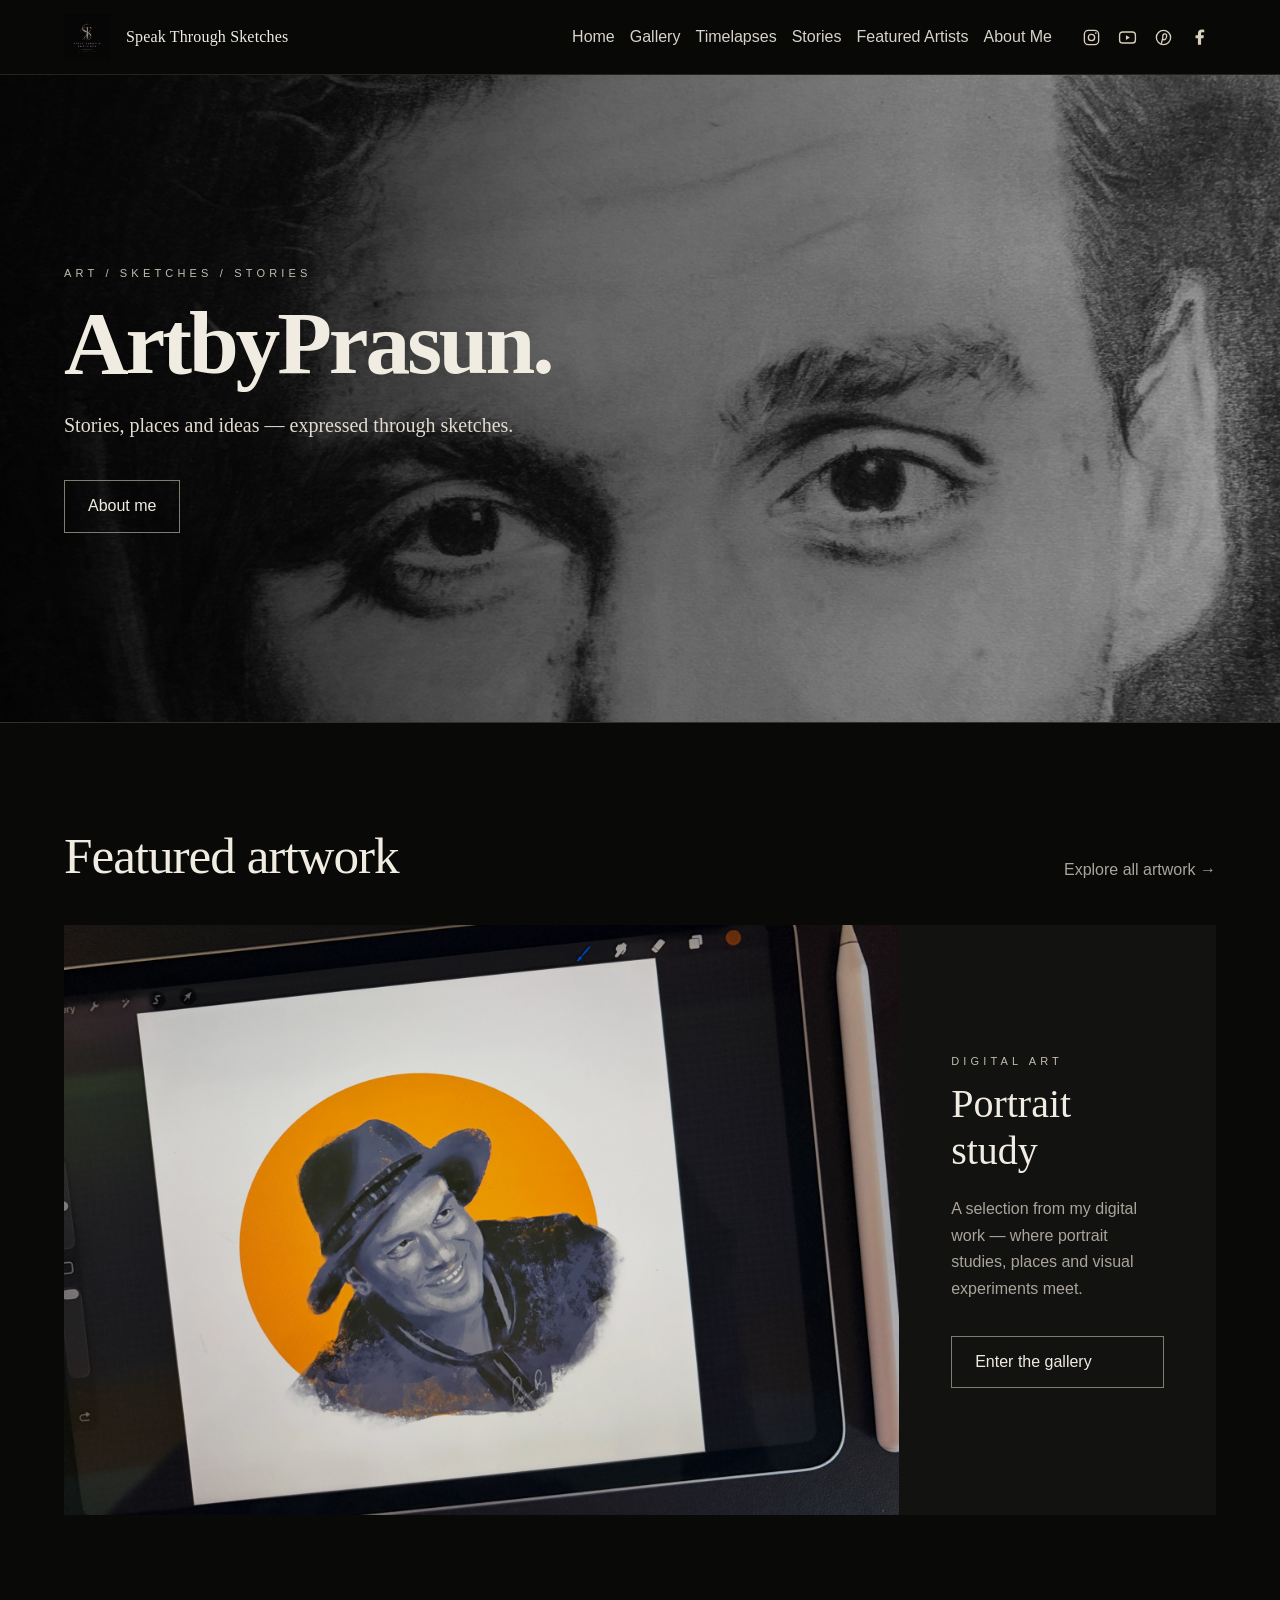
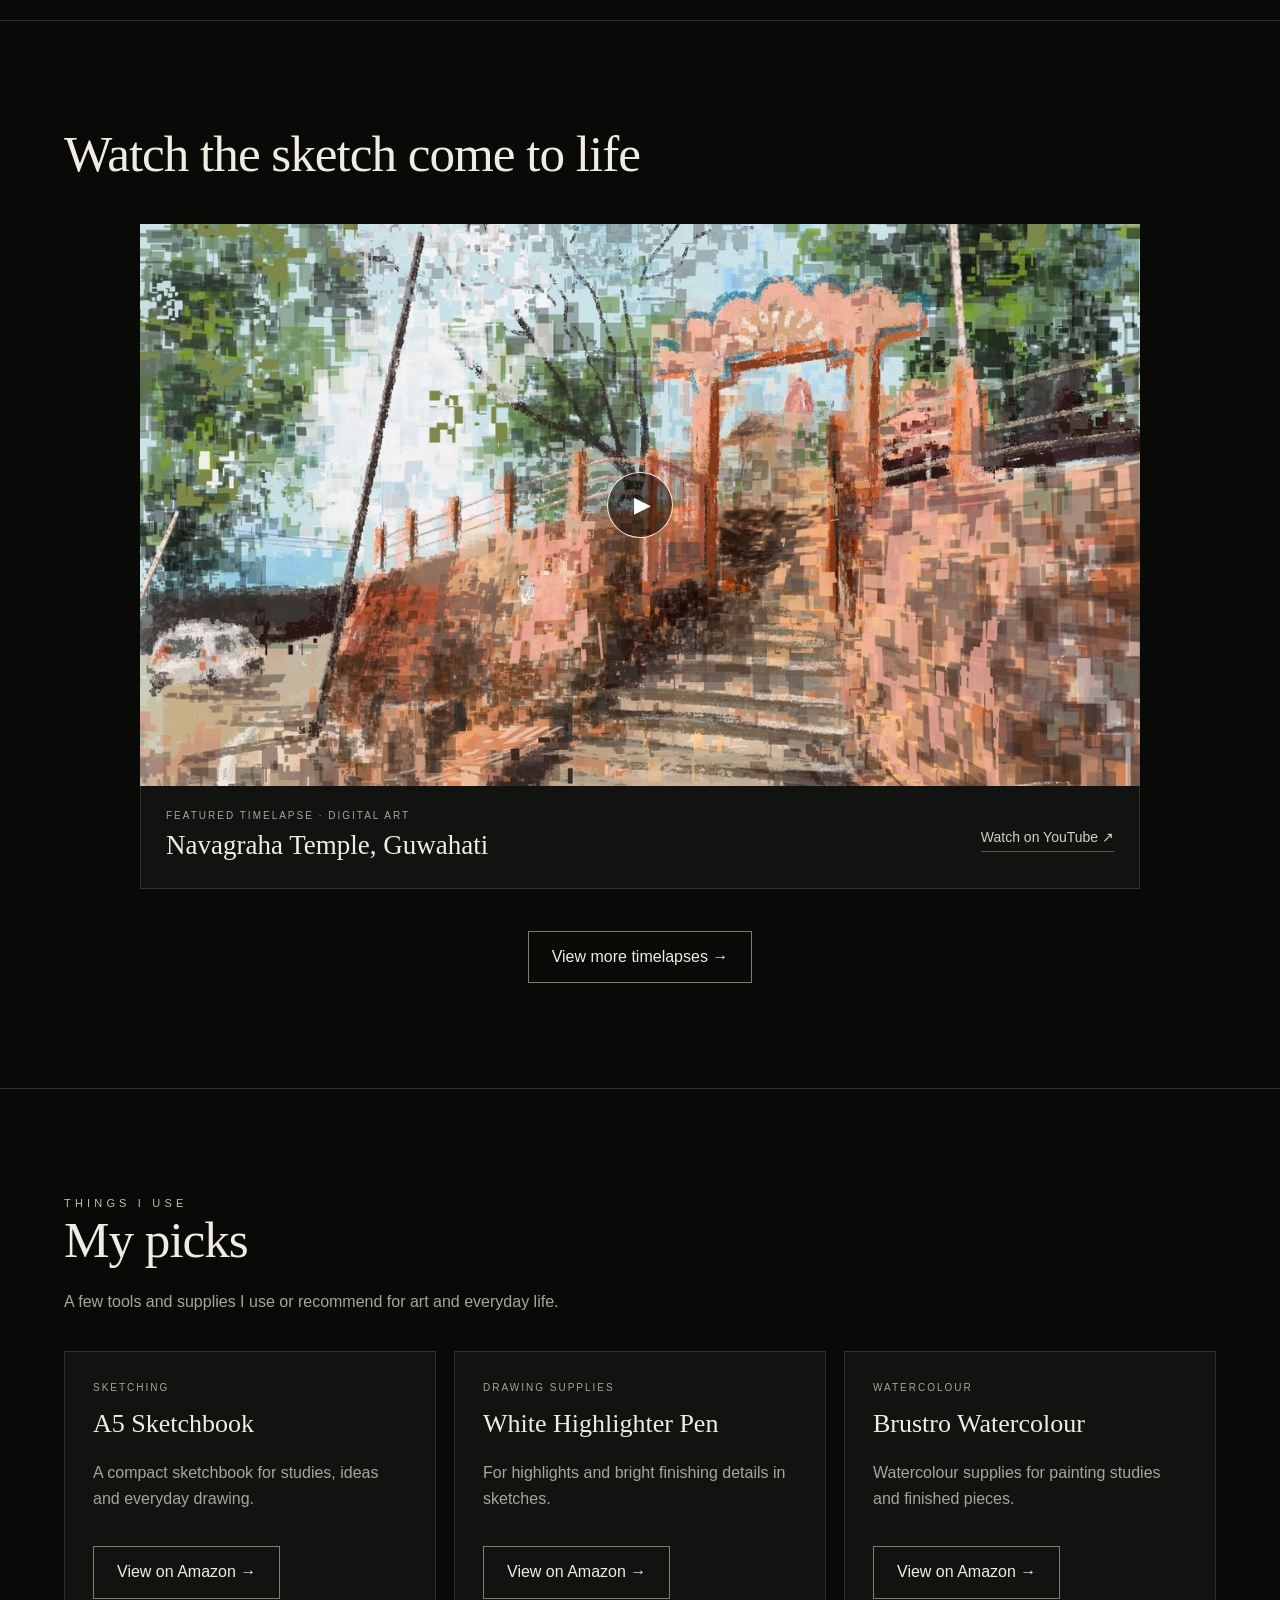
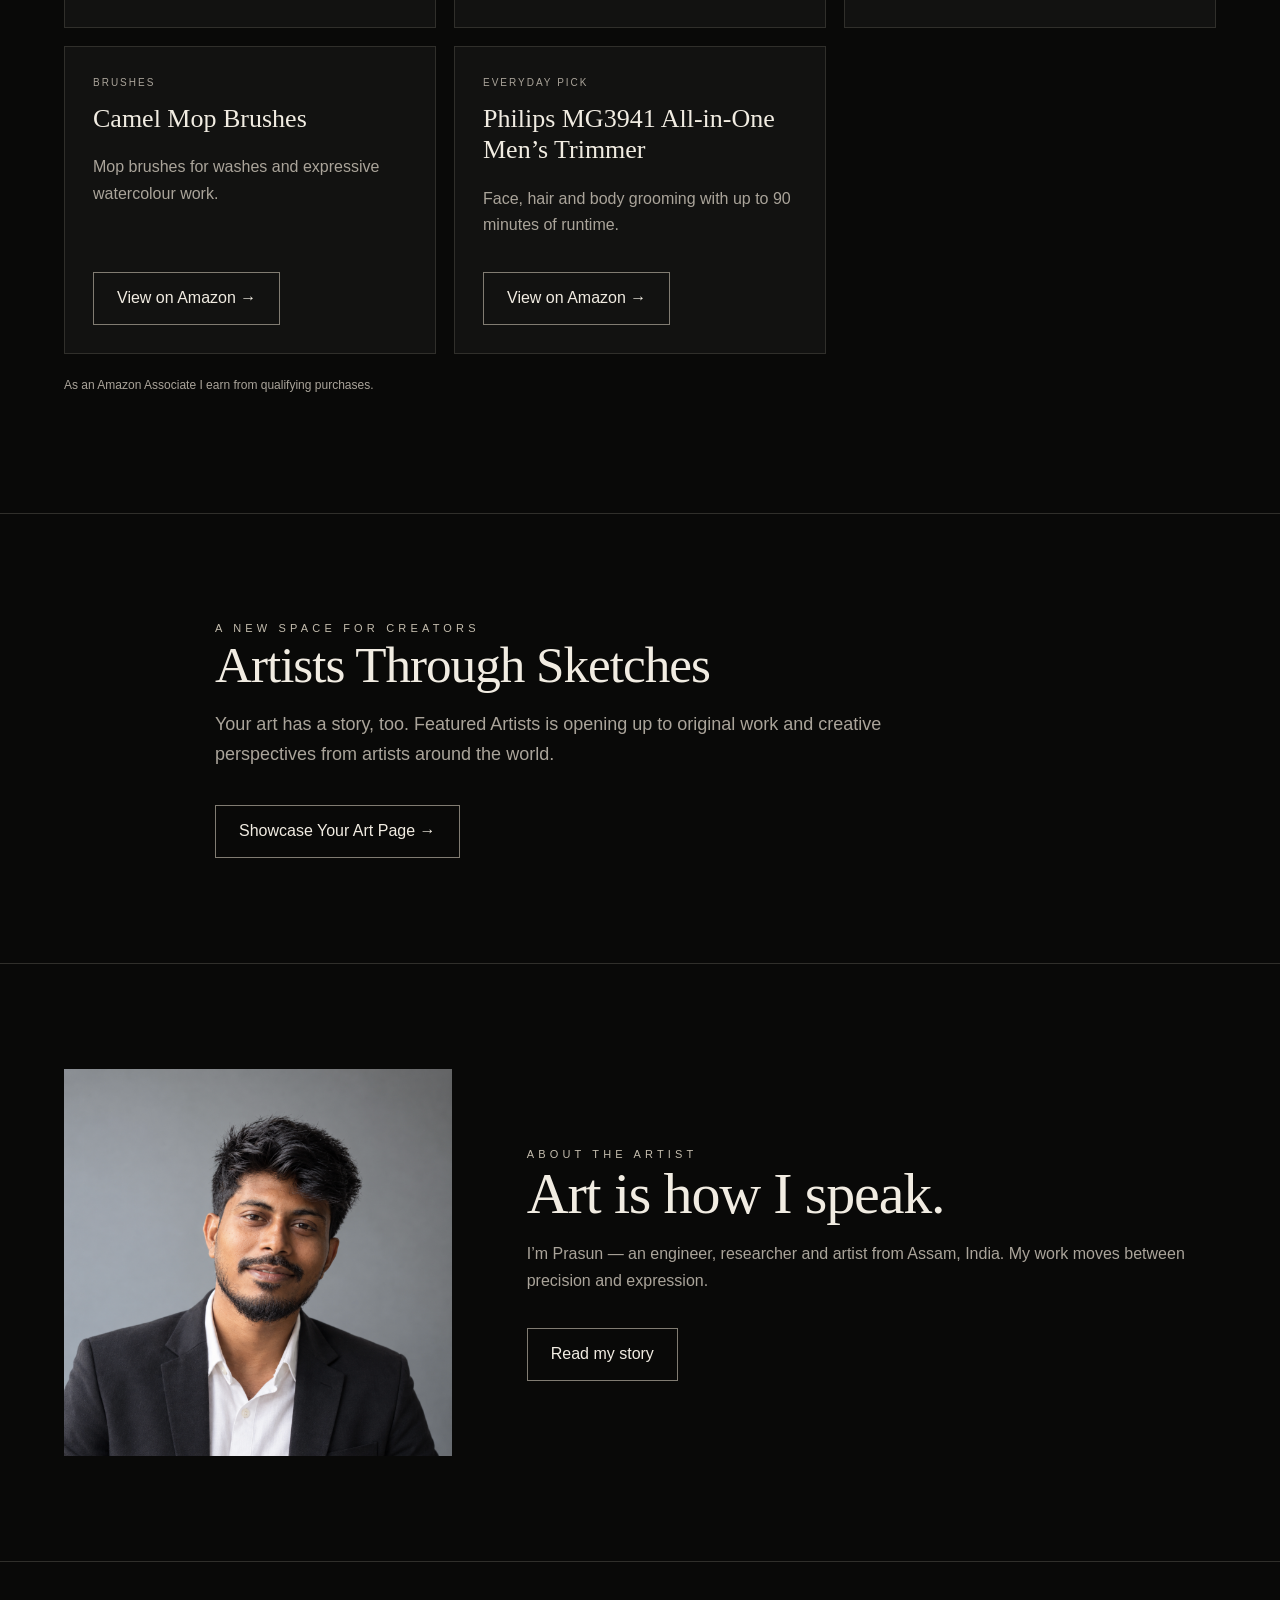
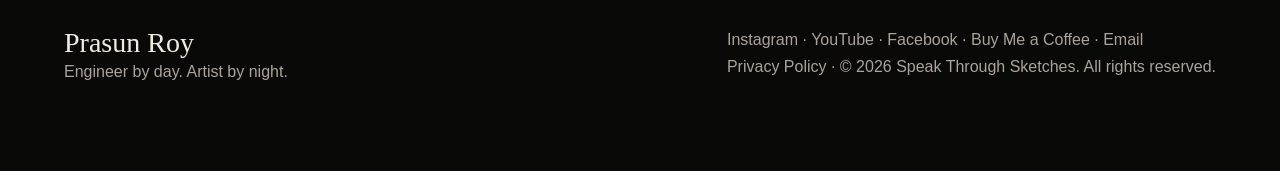
<file: index.html>
<!doctype html><html lang="en"><head><meta name="p:domain_verify" content="c87edd491a1f8fa9a09733ee15ae27ea"/><script async src="https://www.googletagmanager.com/gtag/js?id=G-JD53RVSYMD"></script><script>window.dataLayer=window.dataLayer||[];function gtag(){dataLayer.push(arguments);}gtag('js',new Date());gtag('config','G-JD53RVSYMD');</script><title>Speak Through Sketches | Art by Prasun Roy, Assam</title><meta charset="utf-8"><meta name="viewport" content="width=device-width,initial-scale=1"><meta name="description" content="Speak Through Sketches is the art portfolio of Prasun Roy from Assam, India, featuring original digital art, watercolour, graphite sketches, timelapses and travel-inspired art stories."><meta property="og:title" content="Speak Through Sketches | Art by Prasun Roy"><meta property="og:description" content="Original digital art, watercolour, graphite sketches, timelapses and travel-inspired art stories by Prasun Roy from Assam, India."><meta property="og:type" content="website"><meta property="og:url" content="https://www.speakthroughsketches.com/"><meta property="og:site_name" content="Speak Through Sketches"><meta property="og:image" content="https://www.speakthroughsketches.com/assets/images/featured.jpg"><meta property="og:image:alt" content="Original digital artwork by Prasun Roy"><meta name="twitter:card" content="summary_large_image"><meta name="twitter:image" content="https://www.speakthroughsketches.com/assets/images/featured.jpg"><link rel="canonical" href="https://www.speakthroughsketches.com/"><script type="application/ld+json">{"@context":"https://schema.org","@graph":[{"@type":"WebSite","@id":"https://www.speakthroughsketches.com/#website","url":"https://www.speakthroughsketches.com/","name":"Speak Through Sketches","description":"Art portfolio of Prasun Roy featuring digital art, watercolour, graphite sketches, timelapses and art stories.","inLanguage":"en","publisher":{"@id":"https://www.speakthroughsketches.com/#artist"}},{"@type":"Person","@id":"https://www.speakthroughsketches.com/#artist","name":"Prasun Roy","url":"https://www.speakthroughsketches.com/about.html","image":"https://www.speakthroughsketches.com/assets/images/about.png","jobTitle":"Artist, Engineer and Researcher","sameAs":["https://www.instagram.com/prasun__roy","https://www.youtube.com/@artbyprasun","https://facebook.com/speakthroughsketches"]}]}</script><link rel="icon" href="assets/images/logo.png"><link rel="stylesheet" href="style.css">
<script async src="https://pagead2.googlesyndication.com/pagead/js/adsbygoogle.js?client=ca-pub-5330915636951383" crossorigin="anonymous"></script></head><body><nav class="nav"><div class="wrap navin"><a class="brand" href="index.html"><img src="assets/images/logo.png" alt="Speak Through Sketches art portfolio logo"><span>Speak Through Sketches</span></a><button class="menu" type="button" aria-label="Toggle navigation">Menu</button><div class="links"><a href="index.html">Home</a><a href="gallery.html">Gallery</a><a href="timelapses.html">Timelapses</a><a href="stories.html">Stories</a><a href="featured-artists.html">Featured Artists</a><a href="about.html">About Me</a></div><div class="nav-social" aria-label="Follow Speak Through Sketches"><a href="https://www.instagram.com/prasun__roy" target="_blank" rel="noopener noreferrer" aria-label="Instagram" title="Instagram"><svg viewBox="0 0 24 24" aria-hidden="true"><rect x="3" y="3" width="18" height="18" rx="5"/><circle cx="12" cy="12" r="4"/><circle class="social-dot" cx="17.5" cy="6.5" r="1"/></svg></a><a href="https://www.youtube.com/@artbyprasun" target="_blank" rel="noopener noreferrer" aria-label="YouTube" title="YouTube"><svg viewBox="0 0 24 24" aria-hidden="true"><rect x="2" y="5" width="20" height="14" rx="4"/><path d="m10 9 5 3-5 3z"/></svg></a><a href="https://www.pinterest.com/artbyprasun/" target="_blank" rel="noopener noreferrer" aria-label="Pinterest" title="Pinterest"><svg viewBox="0 0 24 24" aria-hidden="true"><circle cx="12" cy="12" r="9"/><path d="m9.5 19 1.7-7.2c-.5-2.4.4-4.4 2.4-4.4 1.5 0 2.4 1.1 2.4 2.5 0 2.4-1.6 5-3.6 5-1 0-1.5-.7-1.5-1.7"/></svg></a><a href="https://facebook.com/speakthroughsketches" target="_blank" rel="noopener noreferrer" aria-label="Facebook" title="Facebook"><svg viewBox="0 0 24 24" aria-hidden="true"><path d="M14 21v-8h3l.5-4H14V7c0-1.1.4-1.7 1.8-1.7H18V2.1A25 25 0 0 0 15 2c-3.1 0-5 1.9-5 5.2V9H7v4h3v8z"/></svg></a></div></div></nav><header class="hero"><div class="inner"><div class="eyebrow">Art / Sketches / Stories</div><h1>ArtbyPrasun.</h1><p>Stories, places and ideas — expressed through sketches.</p><a class="btn" href="about.html">About me</a></div></header><section class="section"><div class="wrap"><div class="sectionhead"><h2>Featured artwork</h2><a class="muted" href="gallery.html">Explore all artwork →</a></div><div class="featured"><img src="assets/images/featured.jpg" alt="Digital portrait artwork by Prasun Roy"><div class="cardtext"><div class="eyebrow">Digital art</div><h3>Portrait study</h3><p class="muted">A selection from my digital work — where portrait studies, places and visual experiments meet.</p><a class="btn" href="gallery.html">Enter the gallery</a></div></div></div></section><section class="section"><div class="wrap"><div class="sectionhead"><h2>Watch the sketch come to life</h2></div><div class="home-video"><button class="video-thumb wide" type="button" data-youtube="erYvs-AI5_E" aria-label="Play Navagraha Temple digital art timelapse"><img src="assets/images/digital-temple.png" alt="Digital artwork of Navagraha Temple in Guwahati, Assam by Prasun Roy"><span class="video-play">▶</span></button><div class="home-video-meta"><div><div class="tags">Featured timelapse · Digital art</div><h3>Navagraha Temple, Guwahati</h3></div><a class="youtube-link" href="https://youtu.be/erYvs-AI5_E" target="_blank" rel="noopener">Watch on YouTube ↗</a></div></div><div style="margin-top:24px;text-align:center"><a class="btn" href="timelapses.html">View more timelapses →</a></div></div></section><section class="section"><div class="wrap"><div class="sectionhead"><div><div class="eyebrow">Things I use</div><h2>My picks</h2></div></div><p class="muted picks-intro">A few tools and supplies I use or recommend for art and everyday life.</p><div class="picks-grid"><article class="pick"><div class="tags">Sketching</div><h3>A5 Sketchbook</h3><p class="muted">A compact sketchbook for studies, ideas and everyday drawing.</p><a class="btn" href="https://link.amazon/B03VKtZq3" target="_blank" rel="sponsored noopener">View on Amazon →</a></article><article class="pick"><div class="tags">Drawing supplies</div><h3>White Highlighter Pen</h3><p class="muted">For highlights and bright finishing details in sketches.</p><a class="btn" href="https://link.amazon/B0iWnX2tT" target="_blank" rel="sponsored noopener">View on Amazon →</a></article><article class="pick"><div class="tags">Watercolour</div><h3>Brustro Watercolour</h3><p class="muted">Watercolour supplies for painting studies and finished pieces.</p><a class="btn" href="https://link.amazon/B00Pfb961" target="_blank" rel="sponsored noopener">View on Amazon →</a></article><article class="pick"><div class="tags">Brushes</div><h3>Camel Mop Brushes</h3><p class="muted">Mop brushes for washes and expressive watercolour work.</p><a class="btn" href="https://link.amazon/B0bMpM8hQ" target="_blank" rel="sponsored noopener">View on Amazon →</a></article><article class="pick"><div class="tags">Everyday pick</div><h3>Philips MG3941 All-in-One Men’s Trimmer</h3><p class="muted">Face, hair and body grooming with up to 90 minutes of runtime.</p><a class="btn" href="https://link.amazon/B0ilqBLUI" target="_blank" rel="sponsored noopener">View on Amazon →</a></article></div><p class="affiliate-note">As an Amazon Associate I earn from qualifying purchases.</p></div></section><section class="section"><div class="wrap featured-artists-home"><div><div class="eyebrow">A new space for creators</div><h2>Artists Through Sketches</h2><p class="muted">Your art has a story, too. Featured Artists is opening up to original work and creative perspectives from artists around the world.</p><a class="btn" href="featured-artists.html#showcase">Showcase Your Art Page →</a></div></div></section><section class="section"><div class="wrap aboutgrid"><img src="assets/images/about.png" alt="Prasun Roy, artist behind Speak Through Sketches"><div><div class="eyebrow">About the artist</div><h2>Art is how I speak.</h2><p class="muted">I’m Prasun — an engineer, researcher and artist from Assam, India. My work moves between precision and expression.</p><a class="btn" href="about.html">Read my story</a></div></div></section><footer class="footer"><div class="wrap footergrid"><div><div class="name">Prasun Roy</div><div class="muted">Engineer by day. Artist by night.</div></div><div class="muted"><a href="https://www.instagram.com/prasun__roy?igsi=Y3Uyb3ZrcDMyajFr&utm_source=qr" target="_blank" rel="noopener">Instagram</a> · <a href="https://www.youtube.com/@artbyprasun" target="_blank" rel="noopener">YouTube</a> · <a href="https://facebook.com/speakthroughsketches" target="_blank" rel="noopener">Facebook</a> · <a href="https://buymeacoffee.com/speakthroughsketches" target="_blank" rel="noopener">Buy Me a Coffee</a> · <a href="mailto:artbyprasun@speakthroughsketches.com">Email</a><br><a href="privacy.html">Privacy Policy</a> · © 2026 Speak Through Sketches. All rights reserved.</div></div></footer><script src="main.js"></script></body></html>
</file>
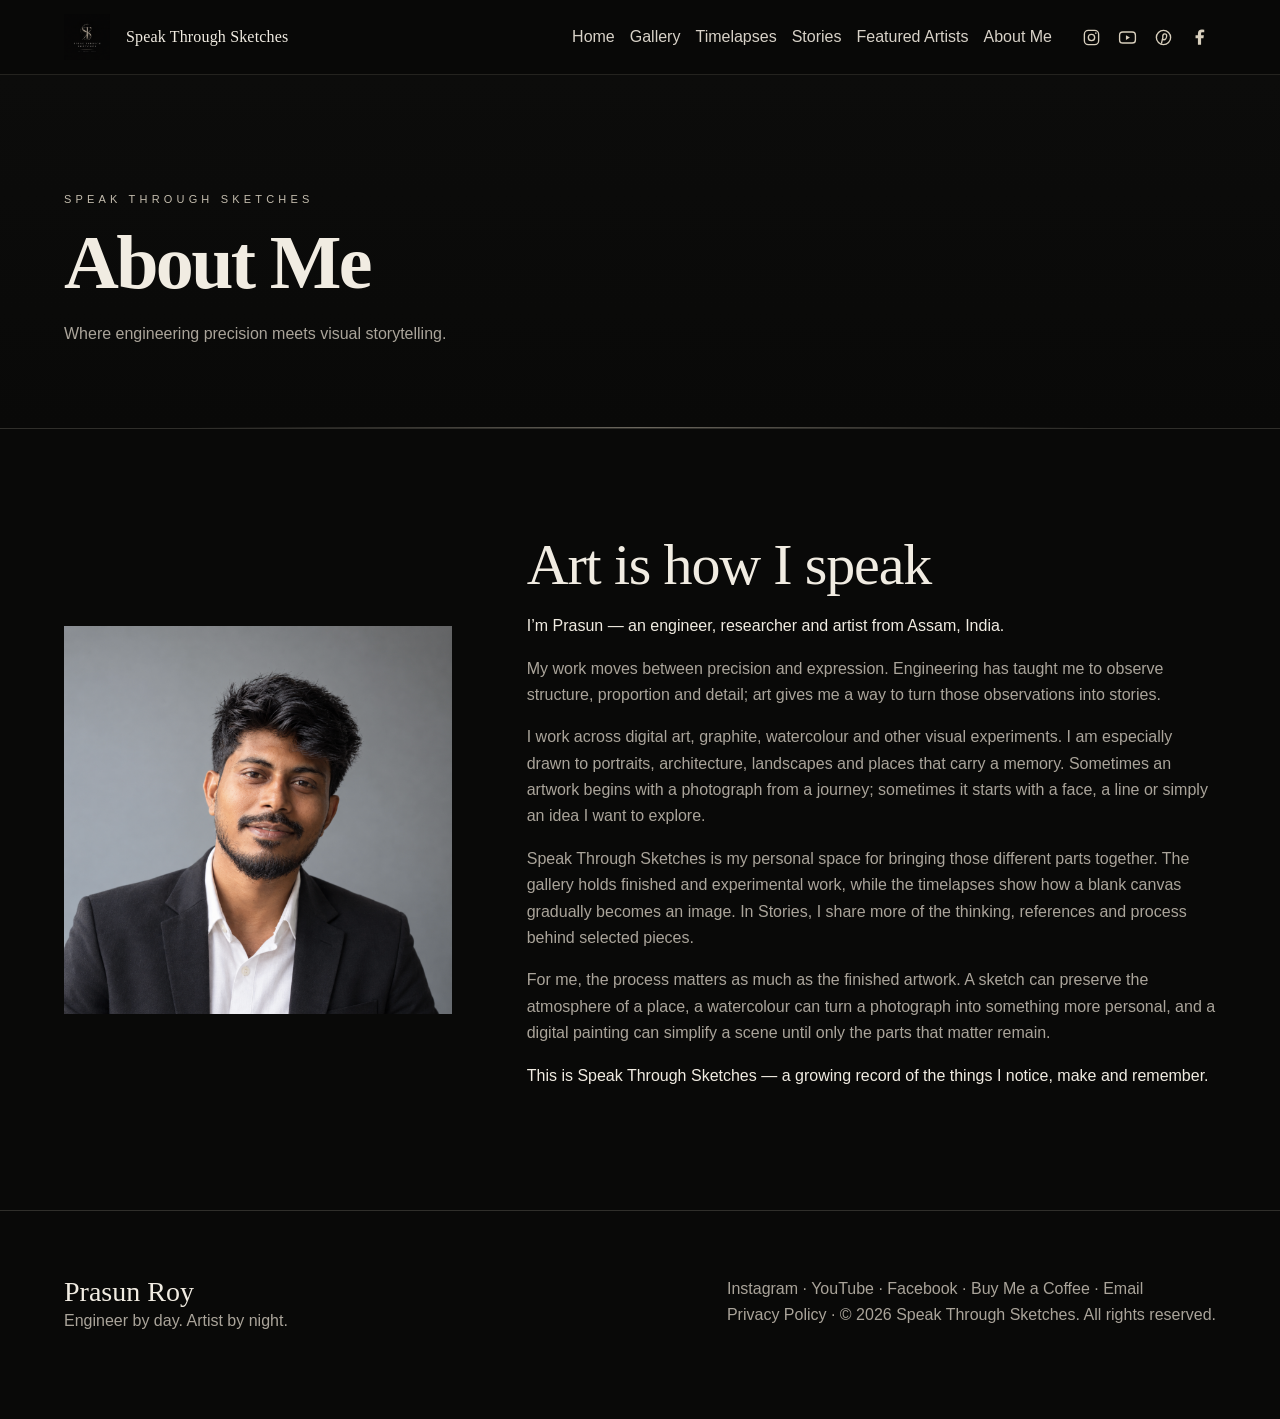
<file: about.html>
<!doctype html><html lang="en"><head><script async src="https://www.googletagmanager.com/gtag/js?id=G-JD53RVSYMD"></script><script>window.dataLayer=window.dataLayer||[];function gtag(){dataLayer.push(arguments);}gtag('js',new Date());gtag('config','G-JD53RVSYMD');</script><title>About Prasun Roy | Speak Through Sketches</title><meta charset="utf-8"><meta name="viewport" content="width=device-width,initial-scale=1"><meta name="description" content="Meet Prasun Roy, an engineer, researcher and artist from Assam, India, and discover the story behind Speak Through Sketches."><meta property="og:title" content="About Prasun Roy | Speak Through Sketches"><meta property="og:description" content="Meet Prasun Roy, an engineer, researcher and artist from Assam, India, and discover the story behind Speak Through Sketches."><meta property="og:type" content="website"><meta property="og:url" content="https://www.speakthroughsketches.com/about.html"><meta property="og:site_name" content="Speak Through Sketches"><meta property="og:image" content="https://www.speakthroughsketches.com/assets/images/about.png"><meta property="og:image:alt" content="Prasun Roy"><meta name="twitter:card" content="summary_large_image"><meta name="twitter:image" content="https://www.speakthroughsketches.com/assets/images/about.png"><script type="application/ld+json">{"@context":"https://schema.org","@type":"Person","name":"Prasun Roy","url":"https://www.speakthroughsketches.com/about.html","image":"https://www.speakthroughsketches.com/assets/images/about.png","description":"Engineer, researcher and artist from Assam, India.","sameAs":["https://www.instagram.com/prasun__roy","https://www.youtube.com/@artbyprasun","https://facebook.com/speakthroughsketches"]}</script><link rel="canonical" href="https://www.speakthroughsketches.com/about.html"><link rel="icon" href="assets/images/logo.png"><link rel="stylesheet" href="style.css"><script async src="https://pagead2.googlesyndication.com/pagead/js/adsbygoogle.js?client=ca-pub-5330915636951383" crossorigin="anonymous"></script></head><body><nav class="nav"><div class="wrap navin"><a class="brand" href="index.html"><img src="assets/images/logo.png" alt="Speak Through Sketches logo"><span>Speak Through Sketches</span></a><button class="menu" type="button" aria-label="Toggle navigation">Menu</button><div class="links"><a href="index.html">Home</a><a href="gallery.html">Gallery</a><a href="timelapses.html">Timelapses</a><a href="stories.html">Stories</a><a href="featured-artists.html">Featured Artists</a><a href="about.html">About Me</a></div><div class="nav-social" aria-label="Follow Speak Through Sketches"><a href="https://www.instagram.com/prasun__roy" target="_blank" rel="noopener noreferrer" aria-label="Instagram" title="Instagram"><svg viewBox="0 0 24 24" aria-hidden="true"><rect x="3" y="3" width="18" height="18" rx="5"/><circle cx="12" cy="12" r="4"/><circle class="social-dot" cx="17.5" cy="6.5" r="1"/></svg></a><a href="https://www.youtube.com/@artbyprasun" target="_blank" rel="noopener noreferrer" aria-label="YouTube" title="YouTube"><svg viewBox="0 0 24 24" aria-hidden="true"><rect x="2" y="5" width="20" height="14" rx="4"/><path d="m10 9 5 3-5 3z"/></svg></a><a href="https://www.pinterest.com/artbyprasun/" target="_blank" rel="noopener noreferrer" aria-label="Pinterest" title="Pinterest"><svg viewBox="0 0 24 24" aria-hidden="true"><circle cx="12" cy="12" r="9"/><path d="m9.5 19 1.7-7.2c-.5-2.4.4-4.4 2.4-4.4 1.5 0 2.4 1.1 2.4 2.5 0 2.4-1.6 5-3.6 5-1 0-1.5-.7-1.5-1.7"/></svg></a><a href="https://facebook.com/speakthroughsketches" target="_blank" rel="noopener noreferrer" aria-label="Facebook" title="Facebook"><svg viewBox="0 0 24 24" aria-hidden="true"><path d="M14 21v-8h3l.5-4H14V7c0-1.1.4-1.7 1.8-1.7H18V2.1A25 25 0 0 0 15 2c-3.1 0-5 1.9-5 5.2V9H7v4h3v8z"/></svg></a></div></div></nav><header class="pagehero"><div class="wrap"><div class="eyebrow">Speak Through Sketches</div><h1>About Me</h1><p class="muted">Where engineering precision meets visual storytelling.</p></div></header><main class="section"><div class="wrap aboutgrid"><img src="assets/images/about.png" alt="Portrait of Prasun Roy"><div><h2>Art is how I speak</h2><p>I’m Prasun — an engineer, researcher and artist from Assam, India.</p><p class="muted">My work moves between precision and expression. Engineering has taught me to observe structure, proportion and detail; art gives me a way to turn those observations into stories.</p><p class="muted">I work across digital art, graphite, watercolour and other visual experiments. I am especially drawn to portraits, architecture, landscapes and places that carry a memory. Sometimes an artwork begins with a photograph from a journey; sometimes it starts with a face, a line or simply an idea I want to explore.</p><p class="muted">Speak Through Sketches is my personal space for bringing those different parts together. The gallery holds finished and experimental work, while the timelapses show how a blank canvas gradually becomes an image. In Stories, I share more of the thinking, references and process behind selected pieces.</p><p class="muted">For me, the process matters as much as the finished artwork. A sketch can preserve the atmosphere of a place, a watercolour can turn a photograph into something more personal, and a digital painting can simplify a scene until only the parts that matter remain.</p><p>This is Speak Through Sketches — a growing record of the things I notice, make and remember.</p></div></div></main><footer class="footer"><div class="wrap footergrid"><div><div class="name">Prasun Roy</div><div class="muted">Engineer by day. Artist by night.</div></div><div class="muted"><a href="https://www.instagram.com/prasun__roy?igsi=Y3Uyb3ZrcDMyajFr&utm_source=qr" target="_blank" rel="noopener">Instagram</a> · <a href="https://www.youtube.com/@artbyprasun" target="_blank" rel="noopener">YouTube</a> · <a href="https://facebook.com/speakthroughsketches" target="_blank" rel="noopener">Facebook</a> · <a href="https://buymeacoffee.com/speakthroughsketches" target="_blank" rel="noopener">Buy Me a Coffee</a> · <a href="mailto:artbyprasun@speakthroughsketches.com">Email</a><br><a href="privacy.html">Privacy Policy</a> · © 2026 Speak Through Sketches. All rights reserved.</div></div></footer><script src="main.js"></script></body></html>
</file>
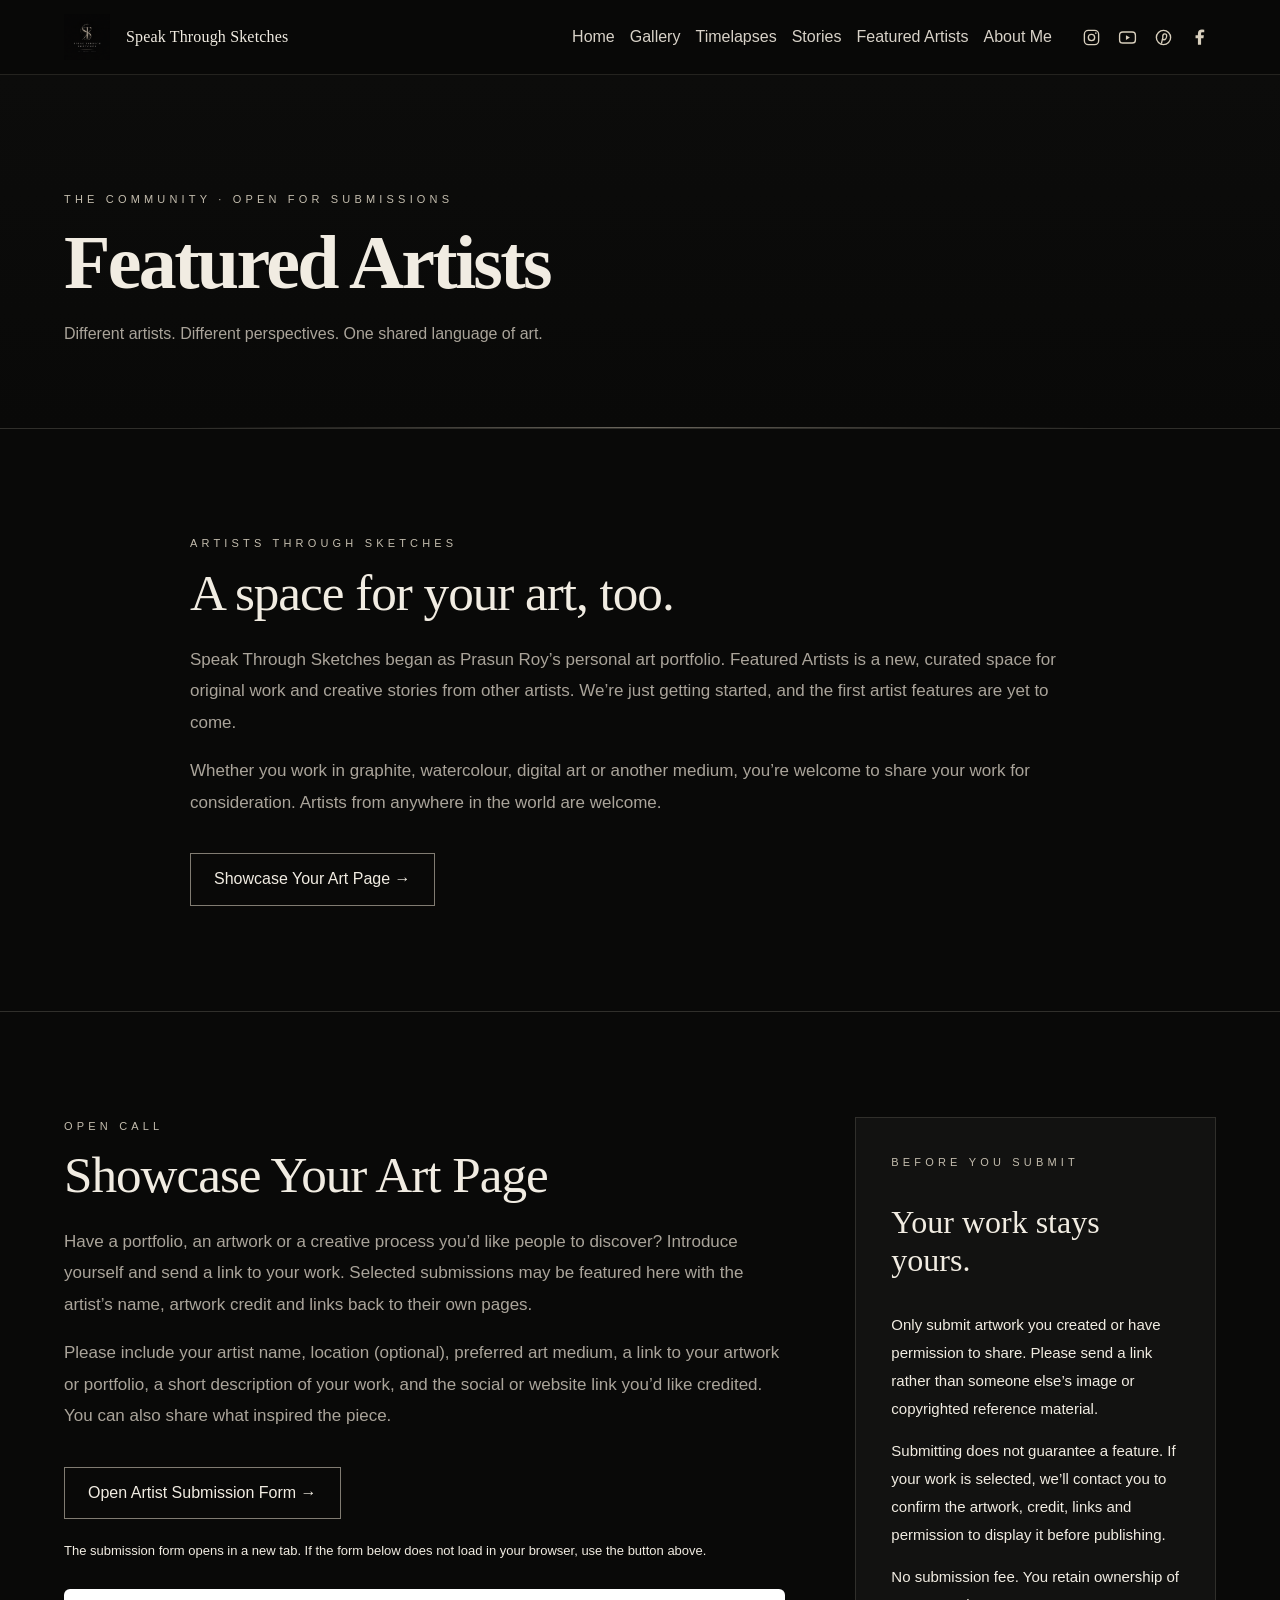
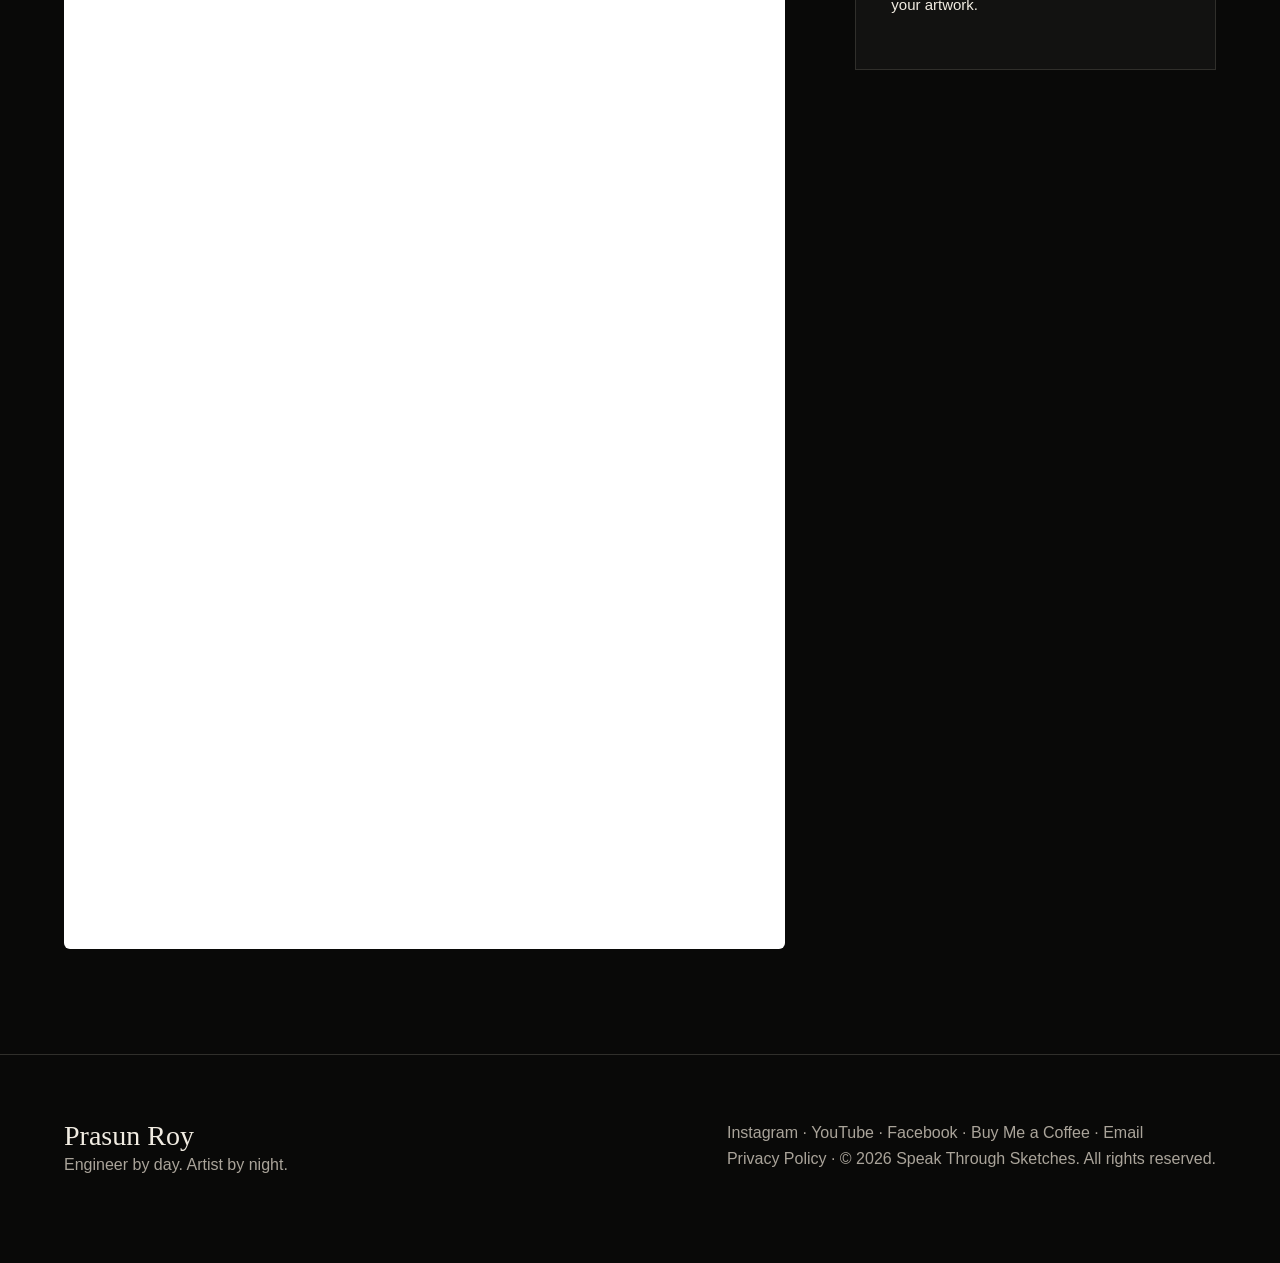
<file: featured-artists.html>
<!doctype html><html lang="en"><head><meta charset="utf-8"><meta name="viewport" content="width=device-width,initial-scale=1"><title>Featured Artists & Art Submissions | Speak Through Sketches</title><meta name="description" content="Discover the Featured Artists project at Speak Through Sketches. Emerging artists can submit original artwork and creative stories for consideration."><link rel="canonical" href="https://www.speakthroughsketches.com/featured-artists.html"><meta property="og:title" content="Featured Artists | Speak Through Sketches"><meta property="og:description" content="A space for original artwork and creative stories from emerging artists. Showcase your art with Speak Through Sketches."><meta property="og:type" content="website"><meta property="og:url" content="https://www.speakthroughsketches.com/featured-artists.html"><meta property="og:image" content="https://www.speakthroughsketches.com/assets/images/featured.jpg"><link rel="icon" href="assets/images/logo.png"><link rel="stylesheet" href="style.css"><script async src="https://www.googletagmanager.com/gtag/js?id=G-JD53RVSYMD"></script><script>window.dataLayer=window.dataLayer||[];function gtag(){dataLayer.push(arguments);}gtag('js',new Date());gtag('config','G-JD53RVSYMD');</script><script async src="https://pagead2.googlesyndication.com/pagead/js/adsbygoogle.js?client=ca-pub-5330915636951383" crossorigin="anonymous"></script></head><body><nav class="nav"><div class="wrap navin"><a class="brand" href="index.html"><img src="assets/images/logo.png" alt="Speak Through Sketches art portfolio logo"><span>Speak Through Sketches</span></a><button class="menu" type="button" aria-label="Toggle navigation">Menu</button><div class="links"><a href="index.html">Home</a><a href="gallery.html">Gallery</a><a href="timelapses.html">Timelapses</a><a href="stories.html">Stories</a><a href="featured-artists.html">Featured Artists</a><a href="about.html">About Me</a></div><div class="nav-social" aria-label="Follow Speak Through Sketches"><a href="https://www.instagram.com/prasun__roy" target="_blank" rel="noopener noreferrer" aria-label="Instagram" title="Instagram"><svg viewBox="0 0 24 24" aria-hidden="true"><rect x="3" y="3" width="18" height="18" rx="5"/><circle cx="12" cy="12" r="4"/><circle class="social-dot" cx="17.5" cy="6.5" r="1"/></svg></a><a href="https://www.youtube.com/@artbyprasun" target="_blank" rel="noopener noreferrer" aria-label="YouTube" title="YouTube"><svg viewBox="0 0 24 24" aria-hidden="true"><rect x="2" y="5" width="20" height="14" rx="4"/><path d="m10 9 5 3-5 3z"/></svg></a><a href="https://www.pinterest.com/artbyprasun/" target="_blank" rel="noopener noreferrer" aria-label="Pinterest" title="Pinterest"><svg viewBox="0 0 24 24" aria-hidden="true"><circle cx="12" cy="12" r="9"/><path d="m9.5 19 1.7-7.2c-.5-2.4.4-4.4 2.4-4.4 1.5 0 2.4 1.1 2.4 2.5 0 2.4-1.6 5-3.6 5-1 0-1.5-.7-1.5-1.7"/></svg></a><a href="https://facebook.com/speakthroughsketches" target="_blank" rel="noopener noreferrer" aria-label="Facebook" title="Facebook"><svg viewBox="0 0 24 24" aria-hidden="true"><path d="M14 21v-8h3l.5-4H14V7c0-1.1.4-1.7 1.8-1.7H18V2.1A25 25 0 0 0 15 2c-3.1 0-5 1.9-5 5.2V9H7v4h3v8z"/></svg></a></div></div></nav><header class="pagehero"><div class="wrap"><div class="eyebrow">The community · Open for submissions</div><h1>Featured Artists</h1><p class="muted">Different artists. Different perspectives. One shared language of art.</p></div></header><main><section class="section"><div class="wrap featured-artists-intro"><div class="eyebrow">Artists Through Sketches</div><h2>A space for your art, too.</h2><p class="muted">Speak Through Sketches began as Prasun Roy’s personal art portfolio. Featured Artists is a new, curated space for original work and creative stories from other artists. We’re just getting started, and the first artist features are yet to come.</p><p class="muted">Whether you work in graphite, watercolour, digital art or another medium, you’re welcome to share your work for consideration. Artists from anywhere in the world are welcome.</p><a class="btn" href="#showcase">Showcase Your Art Page →</a></div></section><section class="section showcase-section" id="showcase"><div class="wrap showcase-layout"><div><div class="eyebrow">Open call</div><h2>Showcase Your Art Page</h2><p class="muted">Have a portfolio, an artwork or a creative process you’d like people to discover? Introduce yourself and send a link to your work. Selected submissions may be featured here with the artist’s name, artwork credit and links back to their own pages.</p><p class="muted">Please include your artist name, location (optional), preferred art medium, a link to your artwork or portfolio, a short description of your work, and the social or website link you’d like credited. You can also share what inspired the piece.</p><a class="btn" href="https://forms.gle/KwNW4Lxj4fhYcYHe7" target="_blank" rel="noopener noreferrer">Open Artist Submission Form →</a><p class="submission-note">The submission form opens in a new tab. If the form below does not load in your browser, use the button above.</p><div class="artist-form-frame"><iframe title="Showcase Your Art | Speak Through Sketches — artist submission form" src="https://forms.gle/KwNW4Lxj4fhYcYHe7" loading="lazy" referrerpolicy="strict-origin-when-cross-origin">Your browser cannot display the embedded form. <a href="https://forms.gle/KwNW4Lxj4fhYcYHe7">Open the artist submission form</a>.</iframe></div></div><aside class="submission-card"><div class="eyebrow">Before you submit</div><h3>Your work stays yours.</h3><p>Only submit artwork you created or have permission to share. Please send a link rather than someone else’s image or copyrighted reference material.</p><p>Submitting does not guarantee a feature. If your work is selected, we’ll contact you to confirm the artwork, credit, links and permission to display it before publishing.</p><p>No submission fee. You retain ownership of your artwork.</p></aside></div></section></main><footer class="footer"><div class="wrap footergrid"><div><div class="name">Prasun Roy</div><div class="muted">Engineer by day. Artist by night.</div></div><div class="muted"><a href="https://www.instagram.com/prasun__roy?igsi=Y3Uyb3ZrcDMyajFr&utm_source=qr" target="_blank" rel="noopener">Instagram</a> · <a href="https://www.youtube.com/@artbyprasun" target="_blank" rel="noopener">YouTube</a> · <a href="https://facebook.com/speakthroughsketches" target="_blank" rel="noopener">Facebook</a> · <a href="https://buymeacoffee.com/speakthroughsketches" target="_blank" rel="noopener">Buy Me a Coffee</a> · <a href="mailto:artbyprasun@speakthroughsketches.com">Email</a><br><a href="privacy.html">Privacy Policy</a> · © 2026 Speak Through Sketches. All rights reserved.</div></div></footer><script src="main.js"></script></body></html>
</file>
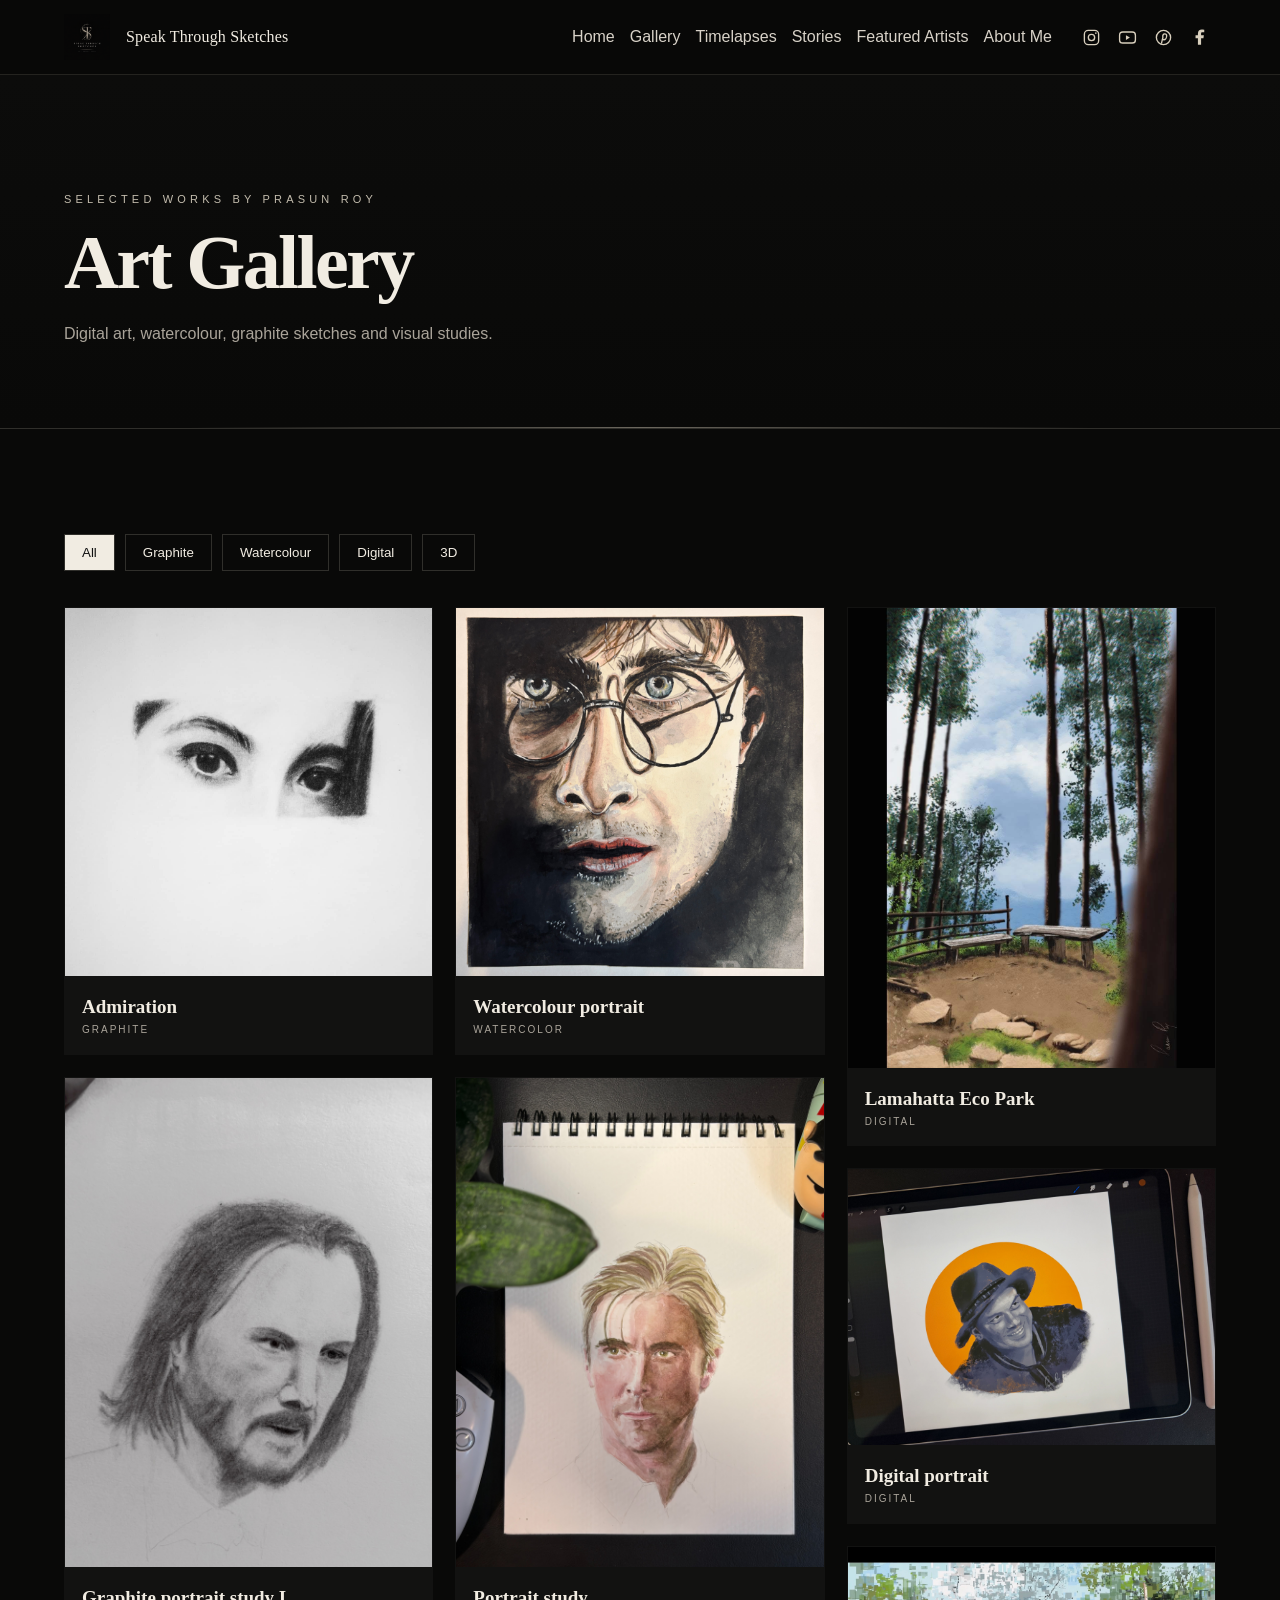
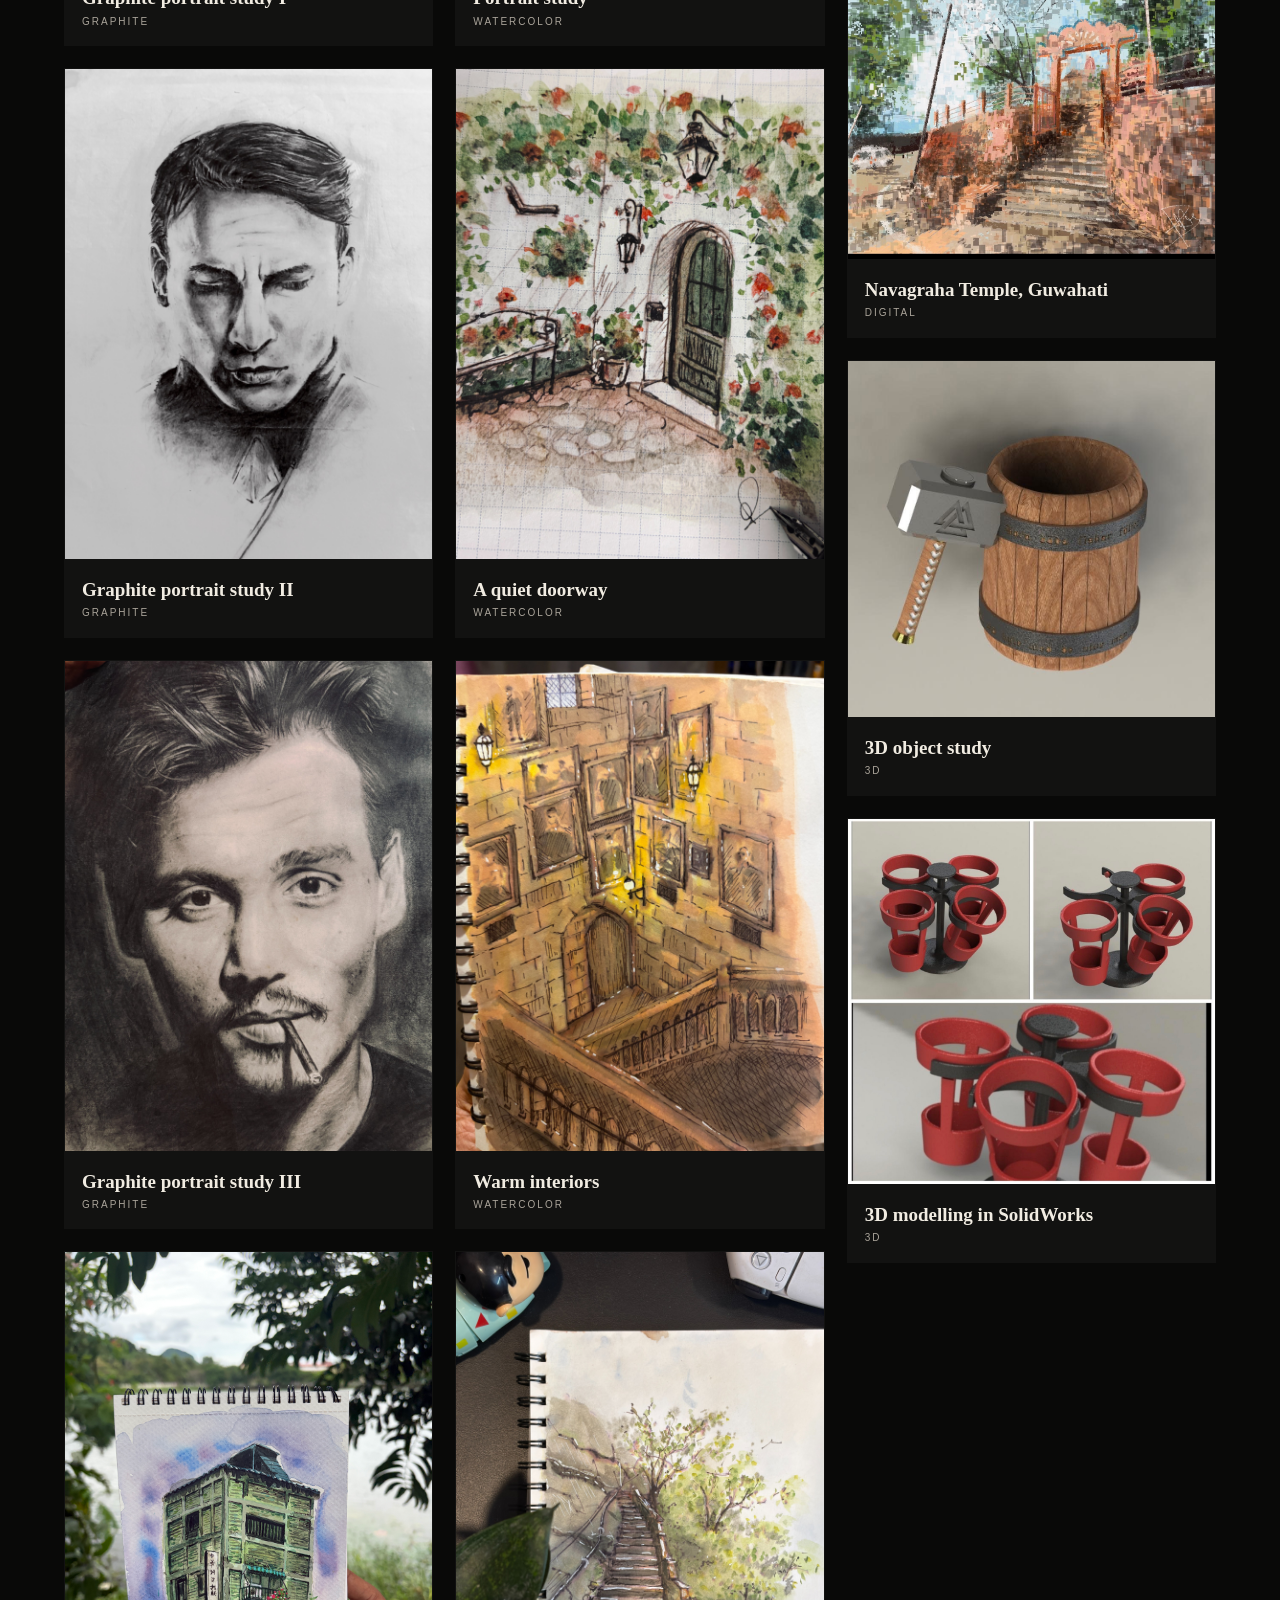
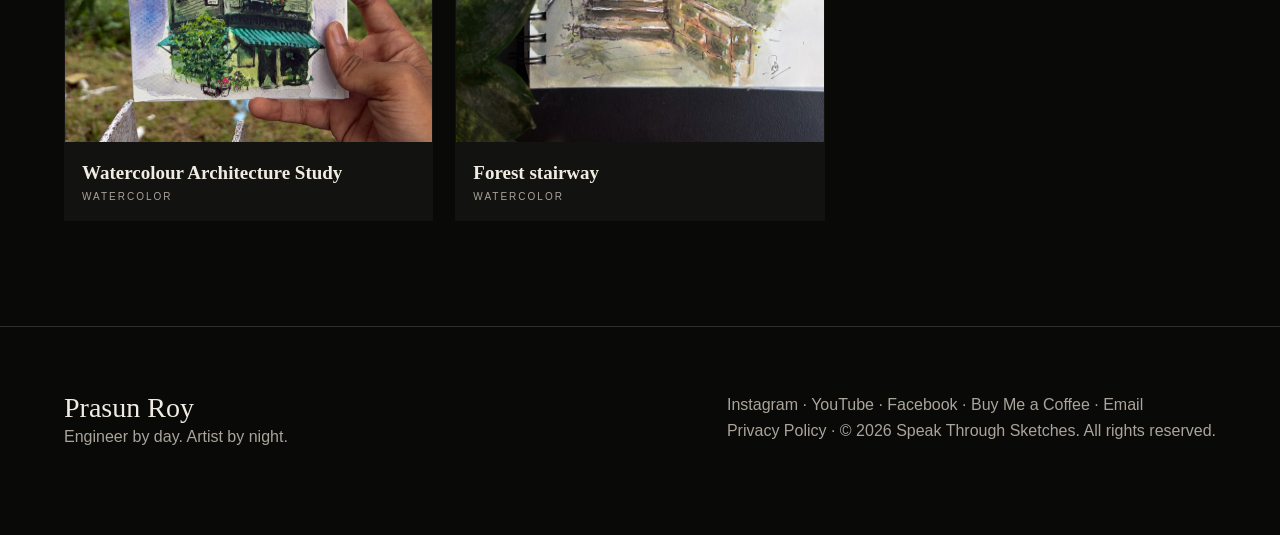
<file: gallery.html>
<!doctype html><html lang="en"><head><script async src="https://www.googletagmanager.com/gtag/js?id=G-JD53RVSYMD"></script><script>window.dataLayer=window.dataLayer||[];function gtag(){dataLayer.push(arguments);}gtag('js',new Date());gtag('config','G-JD53RVSYMD');</script><title>Art Gallery by Prasun Roy | Digital, Watercolour & Graphite</title><meta charset="utf-8"><meta name="viewport" content="width=device-width,initial-scale=1"><meta name="description" content="Explore original digital art, watercolour paintings, graphite sketches, portraits and travel-inspired artwork by Assam artist Prasun Roy."><meta property="og:title" content="Art Gallery by Prasun Roy | Speak Through Sketches"><meta property="og:description" content="Original digital art, watercolour paintings, graphite sketches and visual studies by Prasun Roy."><meta property="og:type" content="website"><meta property="og:url" content="https://www.speakthroughsketches.com/gallery.html"><meta property="og:site_name" content="Speak Through Sketches"><meta property="og:image" content="https://www.speakthroughsketches.com/assets/images/featured.jpg"><meta property="og:image:alt" content="Selected digital artwork by Prasun Roy"><meta name="twitter:card" content="summary_large_image"><meta name="twitter:image" content="https://www.speakthroughsketches.com/assets/images/featured.jpg"><script type="application/ld+json">{"@context":"https://schema.org","@type":"CollectionPage","name":"Art Gallery by Prasun Roy","url":"https://www.speakthroughsketches.com/gallery.html","description":"Original digital art, watercolour paintings, graphite sketches and visual studies by Prasun Roy.","isPartOf":{"@type":"WebSite","name":"Speak Through Sketches","url":"https://www.speakthroughsketches.com/"},"author":{"@type":"Person","name":"Prasun Roy","url":"https://www.speakthroughsketches.com/about.html"}}</script><link rel="canonical" href="https://www.speakthroughsketches.com/gallery.html"><link rel="icon" href="assets/images/logo.png"><link rel="stylesheet" href="style.css">
<script async src="https://pagead2.googlesyndication.com/pagead/js/adsbygoogle.js?client=ca-pub-5330915636951383" crossorigin="anonymous"></script></head><body><nav class="nav"><div class="wrap navin"><a class="brand" href="index.html"><img src="assets/images/logo.png" alt="Speak Through Sketches art portfolio logo"><span>Speak Through Sketches</span></a><button class="menu" type="button" aria-label="Toggle navigation">Menu</button><div class="links"><a href="index.html">Home</a><a href="gallery.html">Gallery</a><a href="timelapses.html">Timelapses</a><a href="stories.html">Stories</a><a href="featured-artists.html">Featured Artists</a><a href="about.html">About Me</a></div><div class="nav-social" aria-label="Follow Speak Through Sketches"><a href="https://www.instagram.com/prasun__roy" target="_blank" rel="noopener noreferrer" aria-label="Instagram" title="Instagram"><svg viewBox="0 0 24 24" aria-hidden="true"><rect x="3" y="3" width="18" height="18" rx="5"/><circle cx="12" cy="12" r="4"/><circle class="social-dot" cx="17.5" cy="6.5" r="1"/></svg></a><a href="https://www.youtube.com/@artbyprasun" target="_blank" rel="noopener noreferrer" aria-label="YouTube" title="YouTube"><svg viewBox="0 0 24 24" aria-hidden="true"><rect x="2" y="5" width="20" height="14" rx="4"/><path d="m10 9 5 3-5 3z"/></svg></a><a href="https://www.pinterest.com/artbyprasun/" target="_blank" rel="noopener noreferrer" aria-label="Pinterest" title="Pinterest"><svg viewBox="0 0 24 24" aria-hidden="true"><circle cx="12" cy="12" r="9"/><path d="m9.5 19 1.7-7.2c-.5-2.4.4-4.4 2.4-4.4 1.5 0 2.4 1.1 2.4 2.5 0 2.4-1.6 5-3.6 5-1 0-1.5-.7-1.5-1.7"/></svg></a><a href="https://facebook.com/speakthroughsketches" target="_blank" rel="noopener noreferrer" aria-label="Facebook" title="Facebook"><svg viewBox="0 0 24 24" aria-hidden="true"><path d="M14 21v-8h3l.5-4H14V7c0-1.1.4-1.7 1.8-1.7H18V2.1A25 25 0 0 0 15 2c-3.1 0-5 1.9-5 5.2V9H7v4h3v8z"/></svg></a></div></div></nav><header class="pagehero"><div class="wrap"><div class="eyebrow">Selected works by Prasun Roy</div><h1>Art Gallery</h1><p class="muted">Digital art, watercolour, graphite sketches and visual studies.</p></div></header><main class="section"><div class="wrap"><div class="filter"><button class="on" data-filter="all">All</button><button data-filter="graphite">Graphite</button><button data-filter="watercolor">Watercolour</button><button data-filter="digital">Digital</button><button data-filter="3d">3D</button></div><div class="grid"><figure class="art" data-cat="graphite"><img loading="lazy" src="assets/images/graphite-eyes.jpg" alt="Admiration, graphite eye sketch by Prasun Roy"><figcaption class="cap"><strong>Admiration</strong><div class="tags">graphite</div></figcaption></figure><figure class="art" data-cat="graphite"><img loading="lazy" src="assets/images/graphite-1.jpg" alt="Graphite portrait study I by Prasun Roy"><figcaption class="cap"><strong>Graphite portrait study I</strong><div class="tags">graphite</div></figcaption></figure><figure class="art" data-cat="graphite"><img loading="lazy" src="assets/images/graphite-2.jpg" alt="Graphite portrait study II by Prasun Roy"><figcaption class="cap"><strong>Graphite portrait study II</strong><div class="tags">graphite</div></figcaption></figure><figure class="art" data-cat="graphite"><img loading="lazy" src="assets/images/graphite-3.jpg" alt="Graphite portrait study III by Prasun Roy"><figcaption class="cap"><strong>Graphite portrait study III</strong><div class="tags">graphite</div></figcaption></figure><figure class="art" data-cat="watercolor"><img loading="lazy" src="assets/images/watercolor-building.JPG" alt="Watercolour architecture study of a green building in a spiral sketchbook by Prasun Roy"><figcaption class="cap"><strong>Watercolour Architecture Study</strong><div class="tags">watercolor</div></figcaption></figure><figure class="art" data-cat="watercolor"><img loading="lazy" src="assets/images/watercolor-portrait.jpg" alt="Watercolour portrait painting by Prasun Roy"><figcaption class="cap"><strong>Watercolour portrait</strong><div class="tags">watercolor</div></figcaption></figure><figure class="art" data-cat="watercolor"><img loading="lazy" src="assets/images/watercolor-portrait-2.jpg" alt="Watercolour portrait study by Prasun Roy"><figcaption class="cap"><strong>Portrait study</strong><div class="tags">watercolor</div></figcaption></figure><figure class="art" data-cat="watercolor"><img loading="lazy" src="assets/images/watercolor-door.jpg" alt="A quiet doorway, watercolour painting by Prasun Roy"><figcaption class="cap"><strong>A quiet doorway</strong><div class="tags">watercolor</div></figcaption></figure><figure class="art" data-cat="watercolor"><img loading="lazy" src="assets/images/watercolor-hall.jpg" alt="Warm interiors, watercolour painting by Prasun Roy"><figcaption class="cap"><strong>Warm interiors</strong><div class="tags">watercolor</div></figcaption></figure><figure class="art" data-cat="watercolor"><img loading="lazy" src="assets/images/watercolor-stairs.jpg" alt="Forest stairway watercolour travel sketch by Prasun Roy"><figcaption class="cap"><strong>Forest stairway</strong><div class="tags">watercolor</div></figcaption></figure><figure class="art" data-cat="digital"><img loading="lazy" src="assets/images/%20lamahatta-eco-park.jpg" alt="Lamahatta Eco Park digital artwork by Prasun Roy"><figcaption class="cap"><strong>Lamahatta Eco Park</strong><div class="tags">digital</div></figcaption></figure><figure class="art" data-cat="digital"><img loading="lazy" src="assets/images/featured.jpg" alt="Digital portrait artwork by Prasun Roy"><figcaption class="cap"><strong>Digital portrait</strong><div class="tags">digital</div></figcaption></figure><figure class="art" data-cat="digital"><img loading="lazy" src="assets/images/digital-temple.png" alt="Navagraha Temple Guwahati digital artwork by Prasun Roy"><figcaption class="cap"><strong>Navagraha Temple, Guwahati</strong><div class="tags">digital</div></figcaption></figure><figure class="art" data-cat="3d"><img loading="lazy" src="assets/images/3d-mug.jpg" alt="3D object modelling study by Prasun Roy"><figcaption class="cap"><strong>3D object study</strong><div class="tags">3d</div></figcaption></figure><figure class="art" data-cat="3d"><img loading="lazy" src="assets/images/3d-holder.png" alt="3D CAD modelling study in SolidWorks by Prasun Roy"><figcaption class="cap"><strong>3D modelling in SolidWorks</strong><div class="tags">3d</div></figcaption></figure></div></div></main><div class="lightbox"><span class="close">×</span><img alt="Expanded artwork by Prasun Roy"></div><footer class="footer"><div class="wrap footergrid"><div><div class="name">Prasun Roy</div><div class="muted">Engineer by day. Artist by night.</div></div><div class="muted"><a href="https://www.instagram.com/prasun__roy?igsi=Y3Uyb3ZrcDMyajFr&utm_source=qr" target="_blank" rel="noopener">Instagram</a> · <a href="https://www.youtube.com/@artbyprasun" target="_blank" rel="noopener">YouTube</a> · <a href="https://facebook.com/speakthroughsketches" target="_blank" rel="noopener">Facebook</a> · <a href="https://buymeacoffee.com/speakthroughsketches" target="_blank" rel="noopener">Buy Me a Coffee</a> · <a href="mailto:artbyprasun@speakthroughsketches.com">Email</a><br><a href="privacy.html">Privacy Policy</a> · © 2026 Speak Through Sketches. All rights reserved.</div></div></footer><script src="main.js"></script></body></html>
</file>
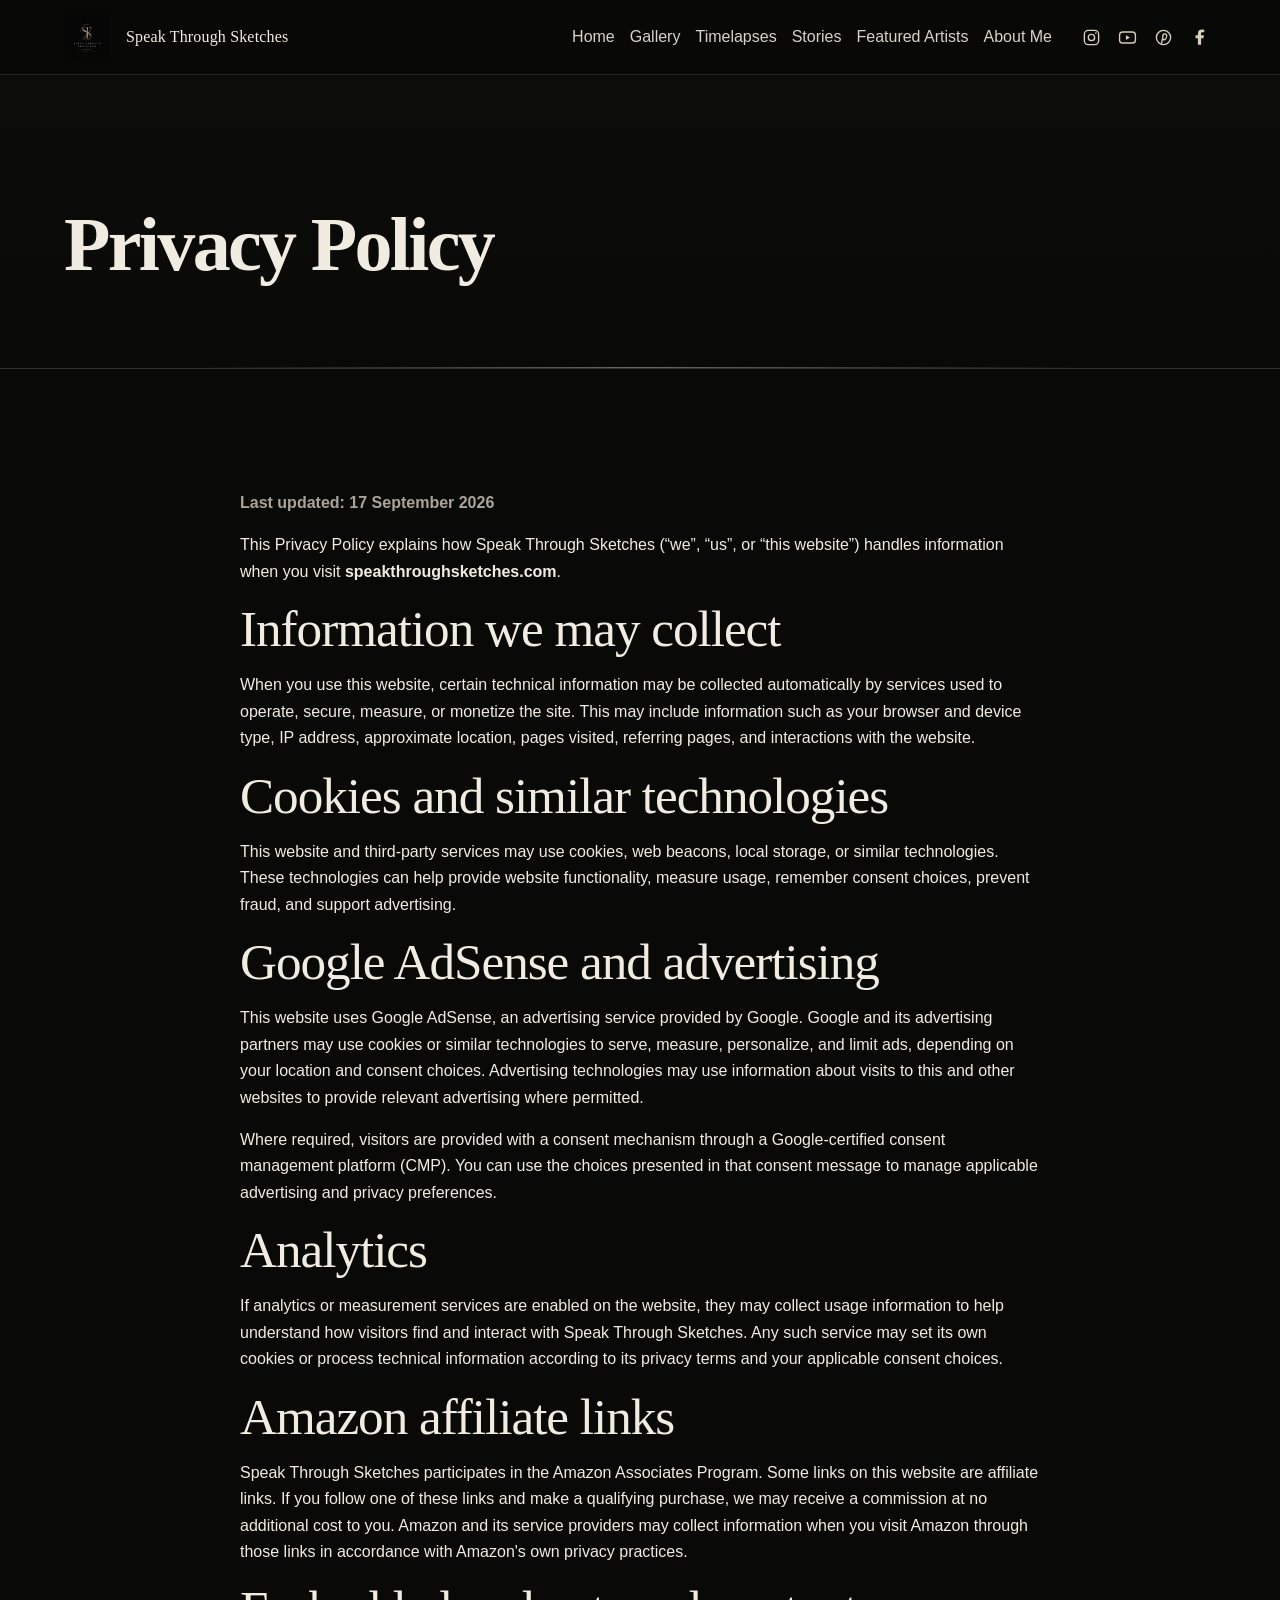
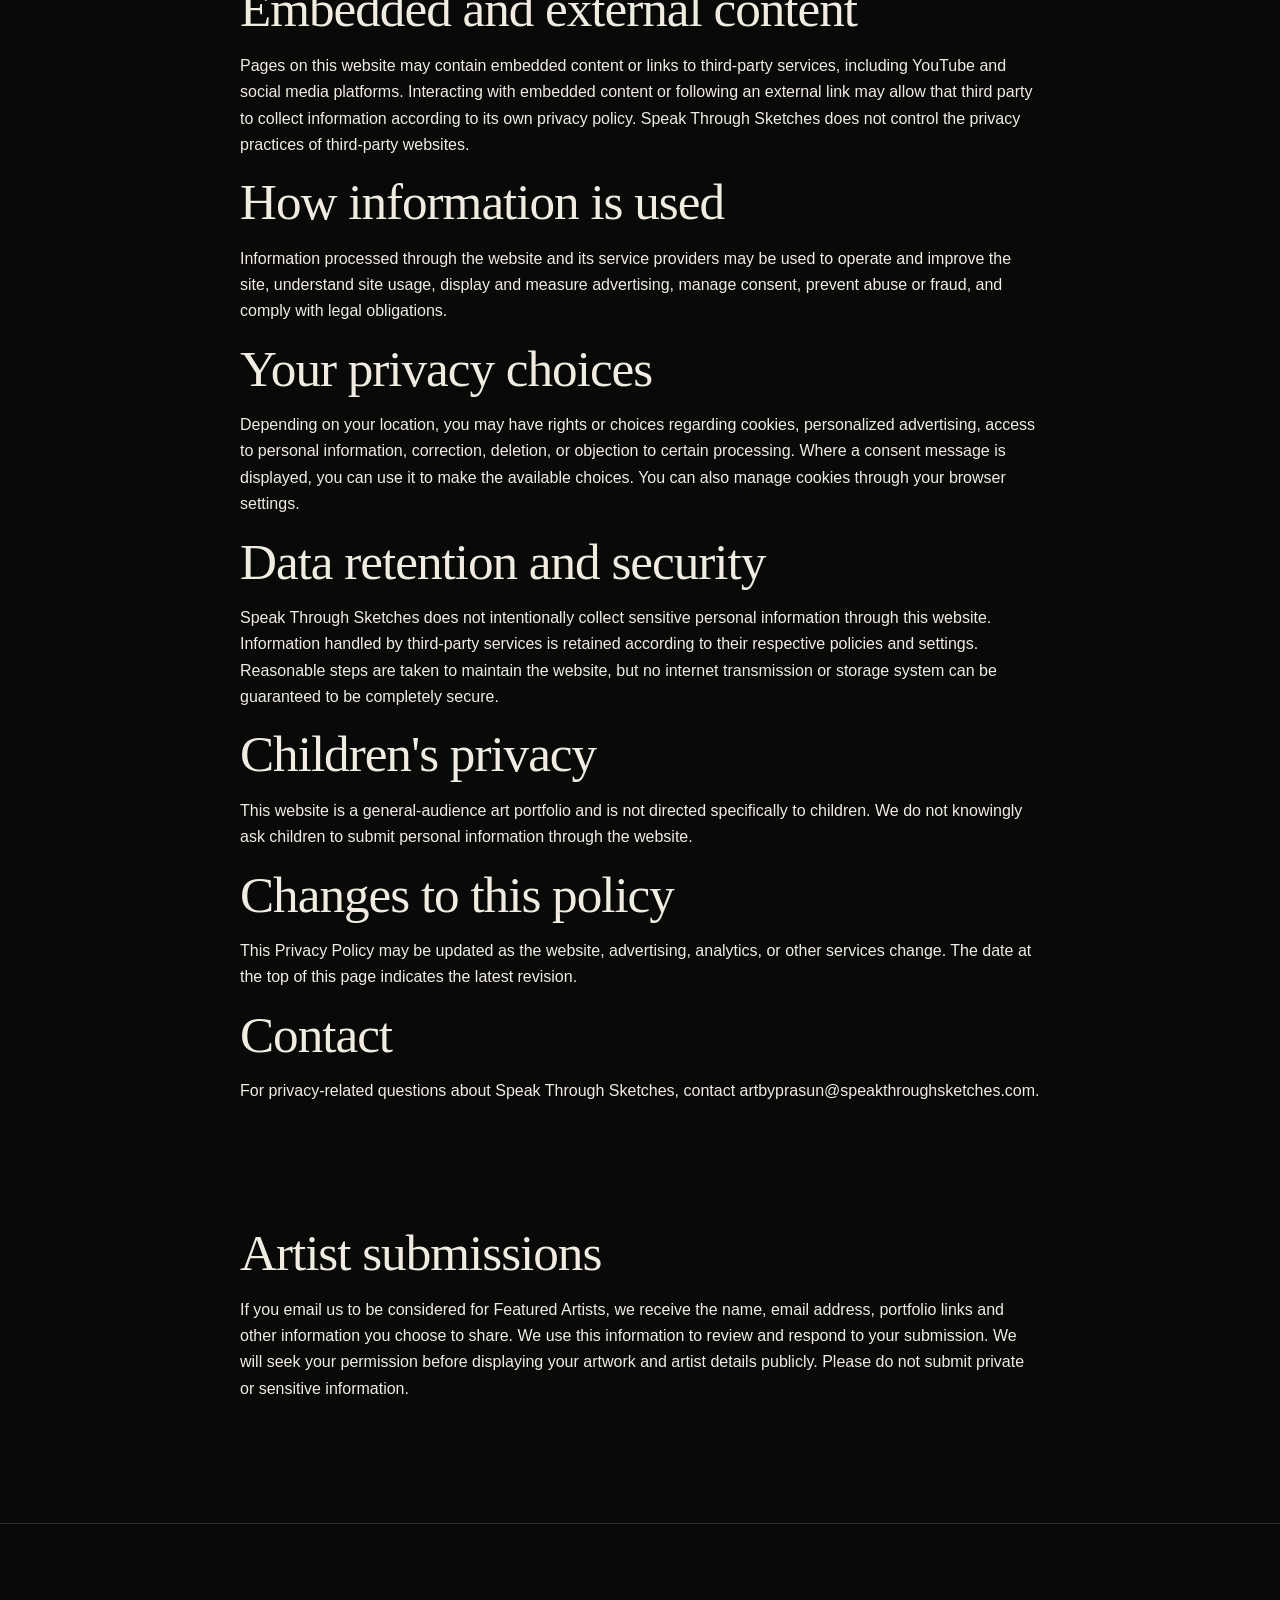
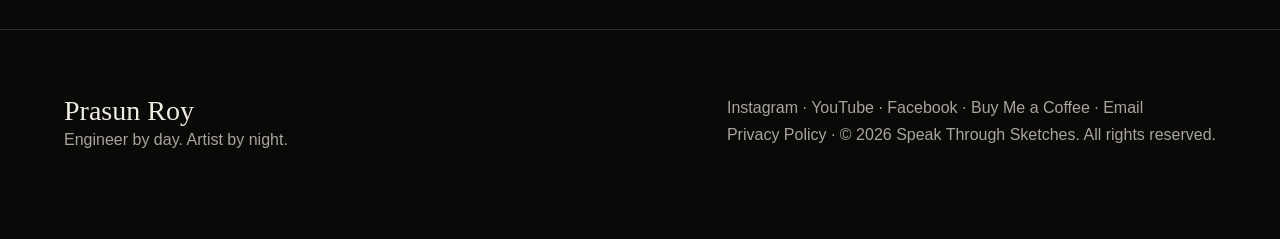
<file: privacy.html>
<!doctype html><html lang="en"><head><script async src="https://www.googletagmanager.com/gtag/js?id=G-JD53RVSYMD"></script><script>window.dataLayer=window.dataLayer||[];function gtag(){dataLayer.push(arguments);}gtag('js',new Date());gtag('config','G-JD53RVSYMD');</script><title>Privacy Policy | Speak Through Sketches</title><meta charset="utf-8"><meta name="viewport" content="width=device-width,initial-scale=1"><meta name="description" content="Privacy, advertising, analytics, cookies and affiliate information for Speak Through Sketches."><meta property="og:title" content="Privacy Policy | Speak Through Sketches"><meta property="og:description" content="Privacy, advertising, analytics, cookies and affiliate information for Speak Through Sketches."><meta property="og:type" content="website"><meta property="og:url" content="https://www.speakthroughsketches.com/privacy.html"><meta property="og:site_name" content="Speak Through Sketches"><meta name="twitter:card" content="summary_large_image"><link rel="canonical" href="https://www.speakthroughsketches.com/privacy.html"><link rel="icon" href="assets/images/logo.png"><link rel="stylesheet" href="style.css"><script async src="https://pagead2.googlesyndication.com/pagead/js/adsbygoogle.js?client=ca-pub-5330915636951383" crossorigin="anonymous"></script></head><body><nav class="nav"><div class="wrap navin"><a class="brand" href="index.html"><img src="assets/images/logo.png" alt="Speak Through Sketches logo"><span>Speak Through Sketches</span></a><button class="menu" type="button" aria-label="Toggle navigation">Menu</button><div class="links"><a href="index.html">Home</a><a href="gallery.html">Gallery</a><a href="timelapses.html">Timelapses</a><a href="stories.html">Stories</a><a href="featured-artists.html">Featured Artists</a><a href="about.html">About Me</a></div><div class="nav-social" aria-label="Follow Speak Through Sketches"><a href="https://www.instagram.com/prasun__roy" target="_blank" rel="noopener noreferrer" aria-label="Instagram" title="Instagram"><svg viewBox="0 0 24 24" aria-hidden="true"><rect x="3" y="3" width="18" height="18" rx="5"/><circle cx="12" cy="12" r="4"/><circle class="social-dot" cx="17.5" cy="6.5" r="1"/></svg></a><a href="https://www.youtube.com/@artbyprasun" target="_blank" rel="noopener noreferrer" aria-label="YouTube" title="YouTube"><svg viewBox="0 0 24 24" aria-hidden="true"><rect x="2" y="5" width="20" height="14" rx="4"/><path d="m10 9 5 3-5 3z"/></svg></a><a href="https://www.pinterest.com/artbyprasun/" target="_blank" rel="noopener noreferrer" aria-label="Pinterest" title="Pinterest"><svg viewBox="0 0 24 24" aria-hidden="true"><circle cx="12" cy="12" r="9"/><path d="m9.5 19 1.7-7.2c-.5-2.4.4-4.4 2.4-4.4 1.5 0 2.4 1.1 2.4 2.5 0 2.4-1.6 5-3.6 5-1 0-1.5-.7-1.5-1.7"/></svg></a><a href="https://facebook.com/speakthroughsketches" target="_blank" rel="noopener noreferrer" aria-label="Facebook" title="Facebook"><svg viewBox="0 0 24 24" aria-hidden="true"><path d="M14 21v-8h3l.5-4H14V7c0-1.1.4-1.7 1.8-1.7H18V2.1A25 25 0 0 0 15 2c-3.1 0-5 1.9-5 5.2V9H7v4h3v8z"/></svg></a></div></div></nav><header class="pagehero"><div class="wrap"><h1>Privacy Policy</h1></div></header><main class="section"><div class="wrap legal"><p class="muted"><strong>Last updated: 17 September 2026</strong></p><p>This Privacy Policy explains how Speak Through Sketches (“we”, “us”, or “this website”) handles information when you visit <strong>speakthroughsketches.com</strong>.</p><h2>Information we may collect</h2><p>When you use this website, certain technical information may be collected automatically by services used to operate, secure, measure, or monetize the site. This may include information such as your browser and device type, IP address, approximate location, pages visited, referring pages, and interactions with the website.</p><h2>Cookies and similar technologies</h2><p>This website and third-party services may use cookies, web beacons, local storage, or similar technologies. These technologies can help provide website functionality, measure usage, remember consent choices, prevent fraud, and support advertising.</p><h2>Google AdSense and advertising</h2><p>This website uses Google AdSense, an advertising service provided by Google. Google and its advertising partners may use cookies or similar technologies to serve, measure, personalize, and limit ads, depending on your location and consent choices. Advertising technologies may use information about visits to this and other websites to provide relevant advertising where permitted.</p><p>Where required, visitors are provided with a consent mechanism through a Google-certified consent management platform (CMP). You can use the choices presented in that consent message to manage applicable advertising and privacy preferences.</p><h2>Analytics</h2><p>If analytics or measurement services are enabled on the website, they may collect usage information to help understand how visitors find and interact with Speak Through Sketches. Any such service may set its own cookies or process technical information according to its privacy terms and your applicable consent choices.</p><h2>Amazon affiliate links</h2><p>Speak Through Sketches participates in the Amazon Associates Program. Some links on this website are affiliate links. If you follow one of these links and make a qualifying purchase, we may receive a commission at no additional cost to you. Amazon and its service providers may collect information when you visit Amazon through those links in accordance with Amazon's own privacy practices.</p><h2>Embedded and external content</h2><p>Pages on this website may contain embedded content or links to third-party services, including YouTube and social media platforms. Interacting with embedded content or following an external link may allow that third party to collect information according to its own privacy policy. Speak Through Sketches does not control the privacy practices of third-party websites.</p><h2>How information is used</h2><p>Information processed through the website and its service providers may be used to operate and improve the site, understand site usage, display and measure advertising, manage consent, prevent abuse or fraud, and comply with legal obligations.</p><h2>Your privacy choices</h2><p>Depending on your location, you may have rights or choices regarding cookies, personalized advertising, access to personal information, correction, deletion, or objection to certain processing. Where a consent message is displayed, you can use it to make the available choices. You can also manage cookies through your browser settings.</p><h2>Data retention and security</h2><p>Speak Through Sketches does not intentionally collect sensitive personal information through this website. Information handled by third-party services is retained according to their respective policies and settings. Reasonable steps are taken to maintain the website, but no internet transmission or storage system can be guaranteed to be completely secure.</p><h2>Children's privacy</h2><p>This website is a general-audience art portfolio and is not directed specifically to children. We do not knowingly ask children to submit personal information through the website.</p><h2>Changes to this policy</h2><p>This Privacy Policy may be updated as the website, advertising, analytics, or other services change. The date at the top of this page indicates the latest revision.</p><h2>Contact</h2><p>For privacy-related questions about Speak Through Sketches, contact <a href="mailto:artbyprasun@speakthroughsketches.com">artbyprasun@speakthroughsketches.com</a>.</p></div><section class="section"><div class="wrap legal"><h2>Artist submissions</h2><p>If you email us to be considered for Featured Artists, we receive the name, email address, portfolio links and other information you choose to share. We use this information to review and respond to your submission. We will seek your permission before displaying your artwork and artist details publicly. Please do not submit private or sensitive information.</p></div></section></main><footer class="footer"><div class="wrap footergrid"><div><div class="name">Prasun Roy</div><div class="muted">Engineer by day. Artist by night.</div></div><div class="muted"><a href="https://www.instagram.com/prasun__roy?igsi=Y3Uyb3ZrcDMyajFr&utm_source=qr" target="_blank" rel="noopener">Instagram</a> · <a href="https://www.youtube.com/@artbyprasun" target="_blank" rel="noopener">YouTube</a> · <a href="https://facebook.com/speakthroughsketches" target="_blank" rel="noopener">Facebook</a> · <a href="https://buymeacoffee.com/speakthroughsketches" target="_blank" rel="noopener">Buy Me a Coffee</a> · <a href="mailto:artbyprasun@speakthroughsketches.com">Email</a><br><a href="privacy.html">Privacy Policy</a> · © 2026 Speak Through Sketches. All rights reserved.</div></div></footer><script src="main.js"></script></body></html>
</file>
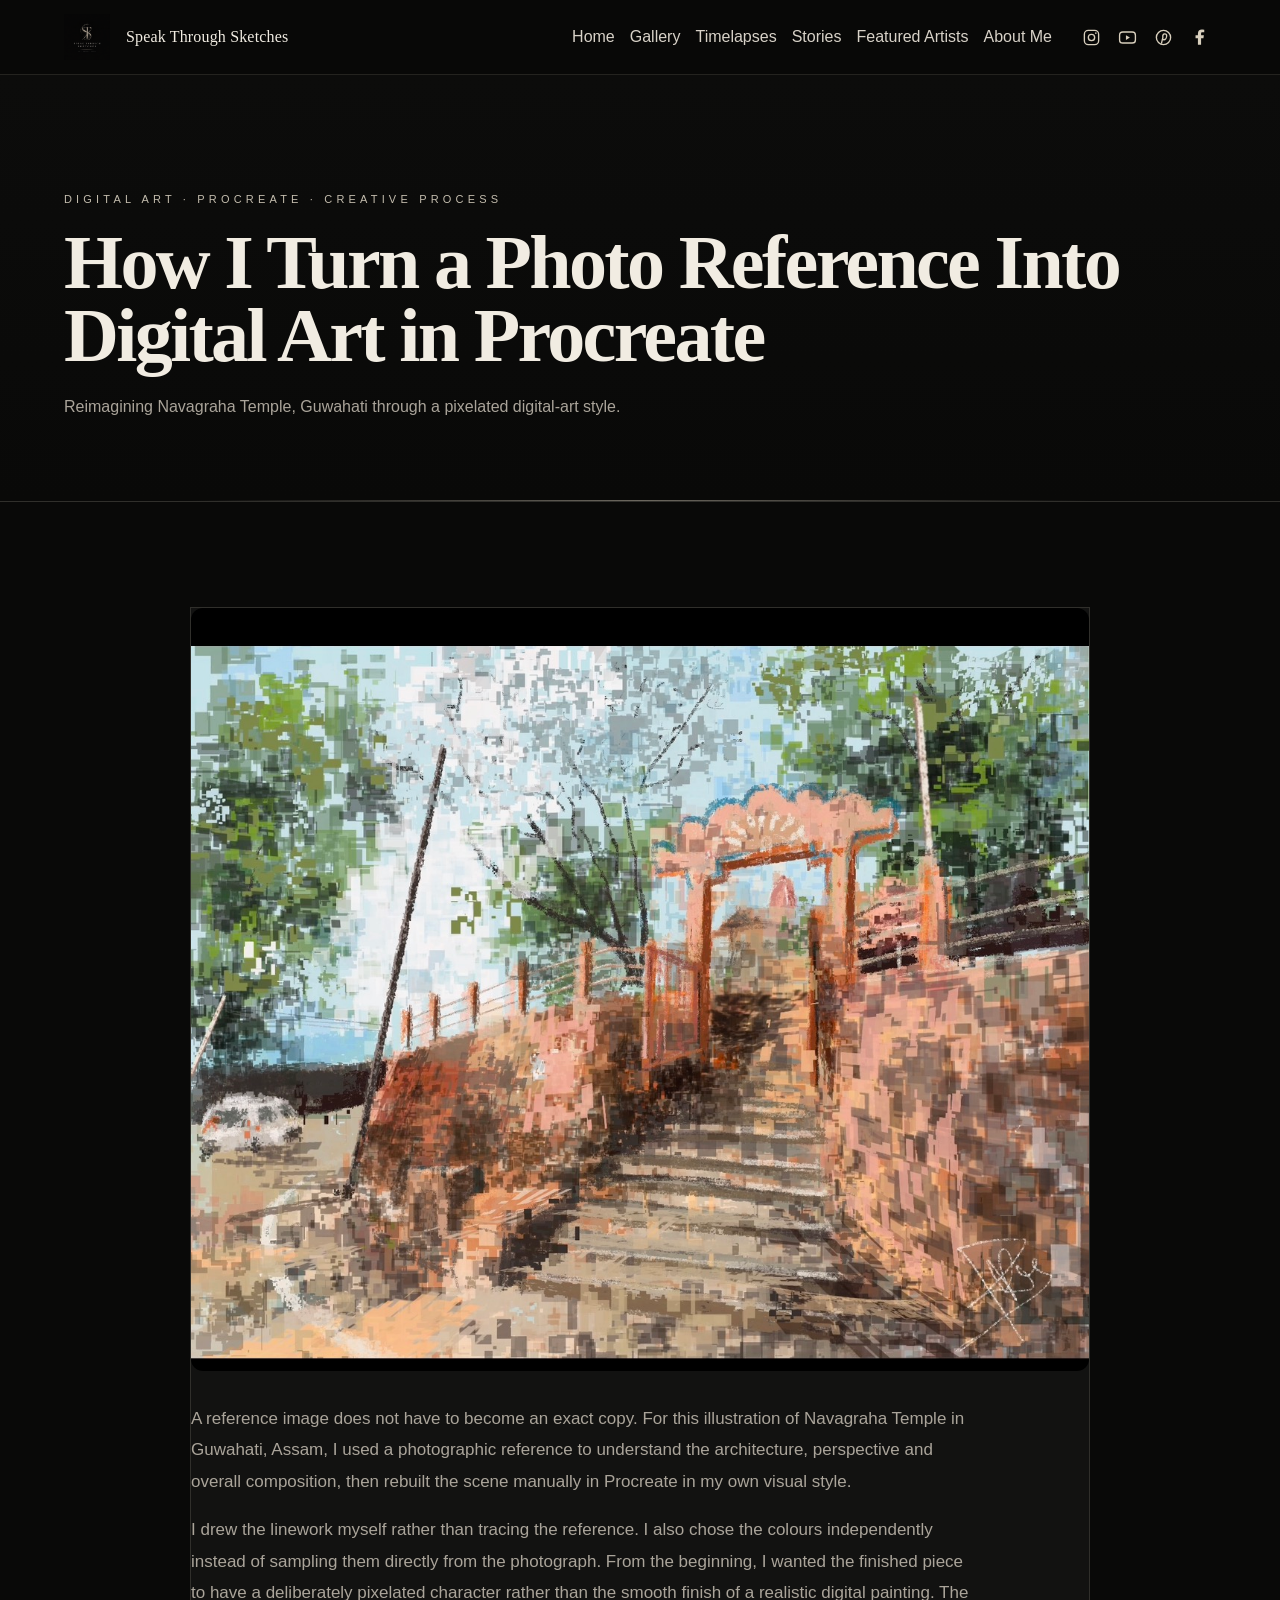
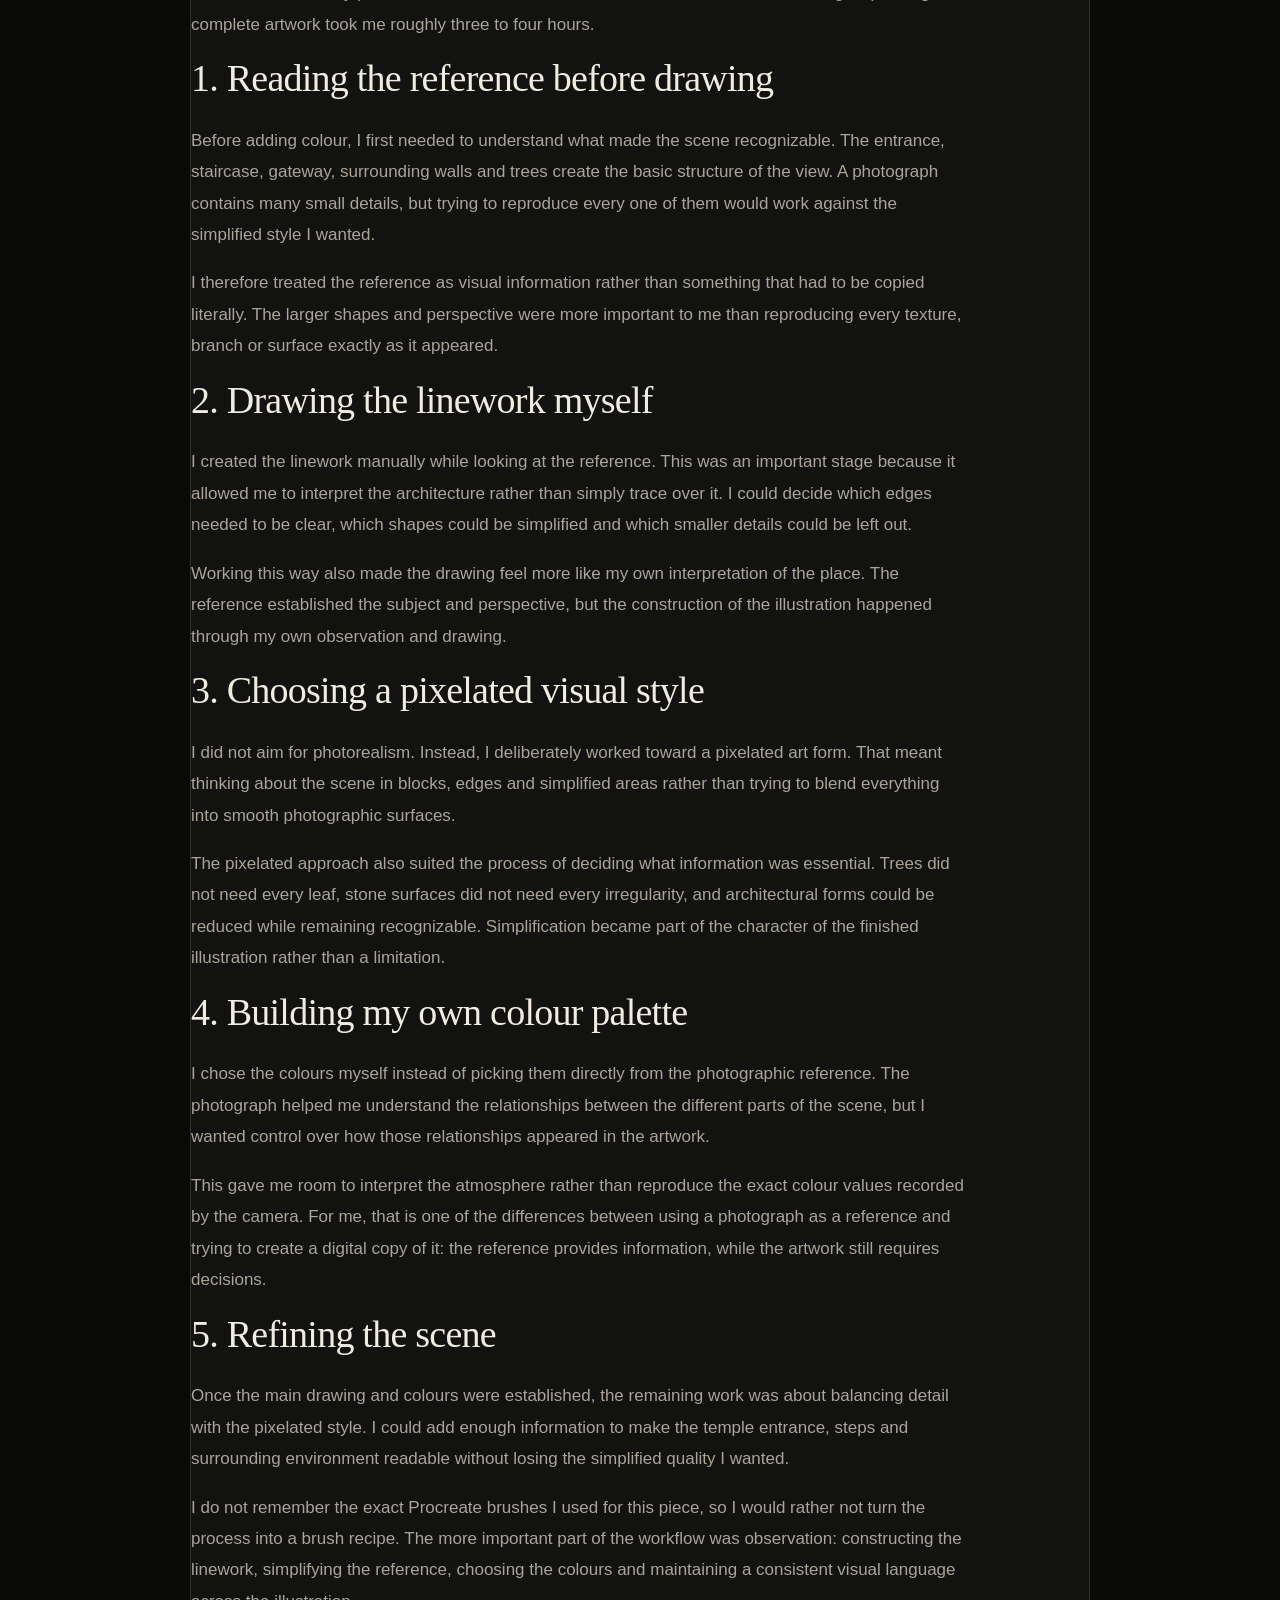
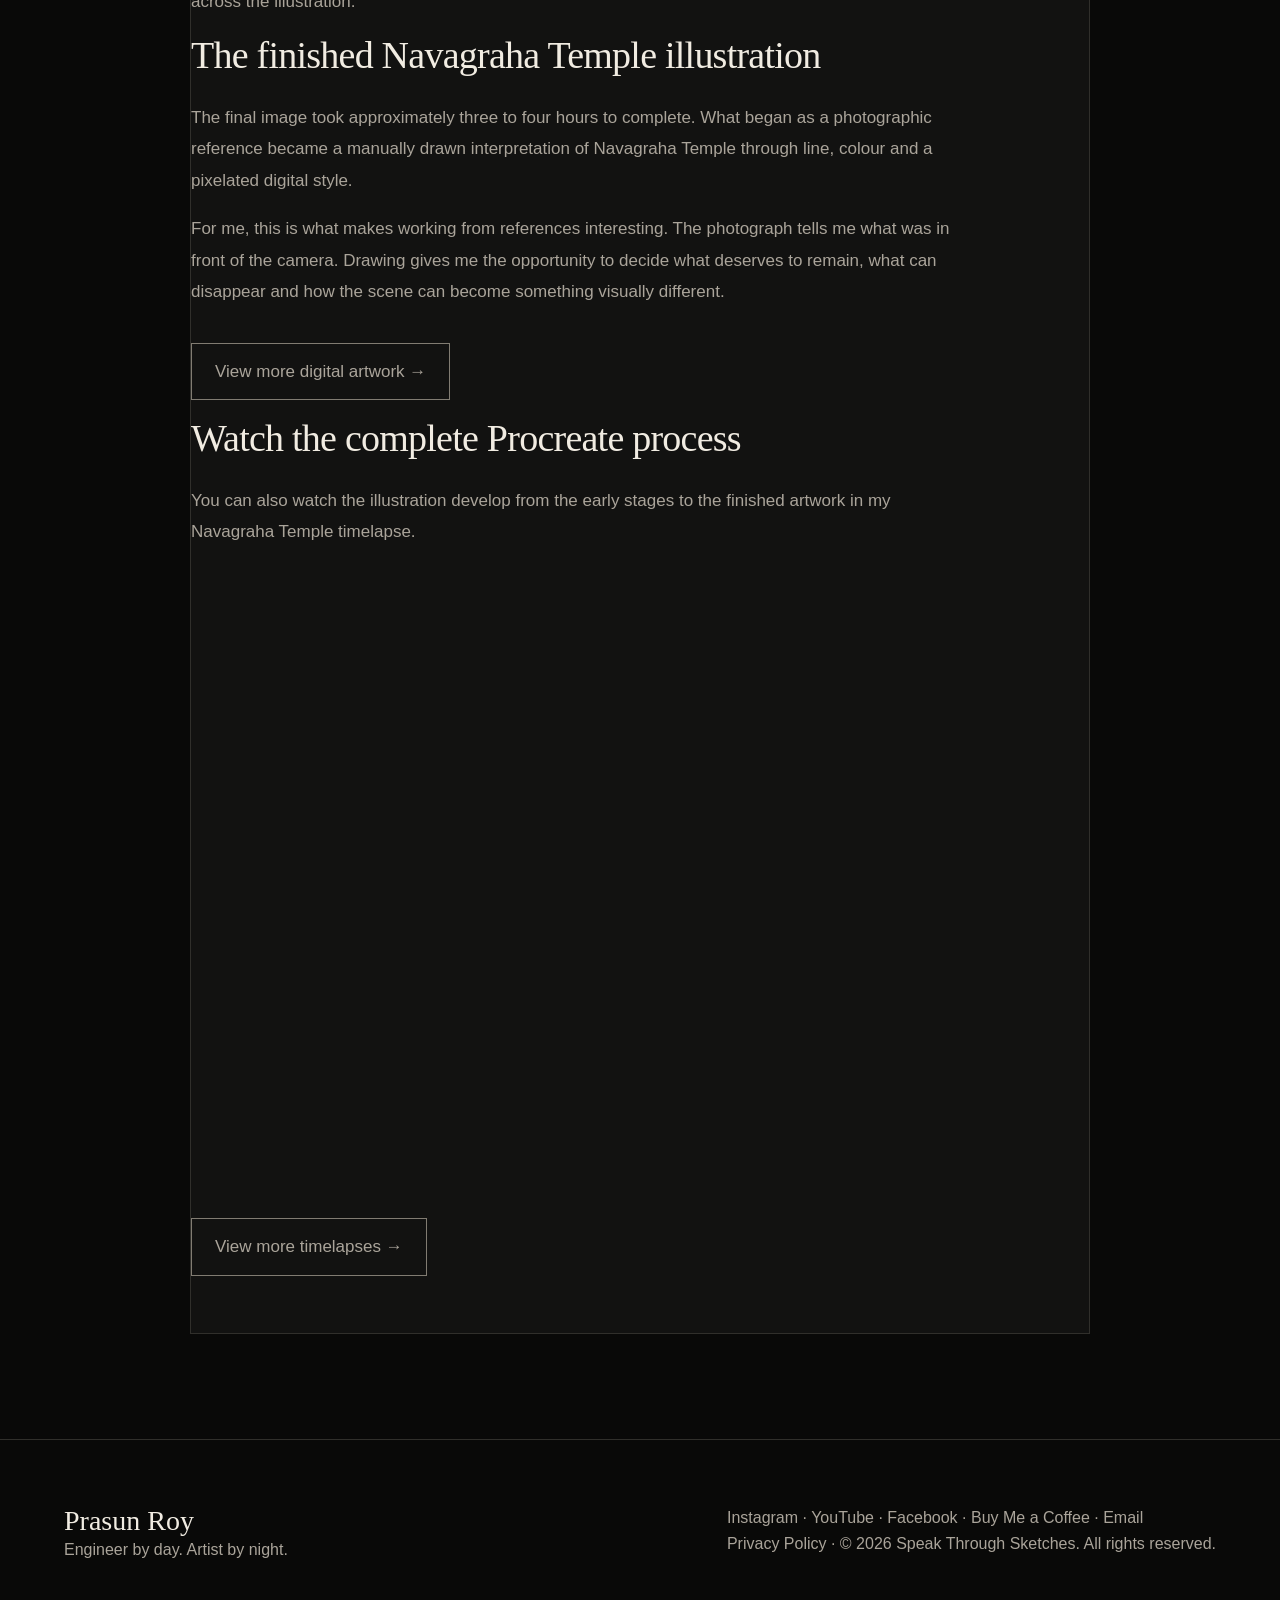
<file: procreate-photo-reference.html>
<!doctype html><html lang="en"><head><script async src="https://www.googletagmanager.com/gtag/js?id=G-JD53RVSYMD"></script><script>window.dataLayer=window.dataLayer||[];function gtag(){dataLayer.push(arguments);}gtag('js',new Date());gtag('config','G-JD53RVSYMD');</script><title>How I Turn a Photo Reference Into Digital Art in Procreate | Prasun Roy</title><meta charset="utf-8"><meta name="viewport" content="width=device-width,initial-scale=1"><meta name="description" content="See how Prasun Roy turned a photo reference of Navagraha Temple, Guwahati into a pixelated digital illustration in Procreate, from hand-drawn linework to independently chosen colours."><meta property="og:title" content="How I Turn a Photo Reference Into Digital Art in Procreate"><meta property="og:description" content="Reimagining Navagraha Temple, Guwahati through hand-drawn linework, independently chosen colours and a pixelated digital-art style in Procreate."><meta property="og:type" content="article"><meta property="og:url" content="https://www.speakthroughsketches.com/procreate-photo-reference.html"><meta property="og:site_name" content="Speak Through Sketches"><meta property="og:image" content="https://www.speakthroughsketches.com/assets/images/digital-temple.png"><meta property="og:image:alt" content="Navagraha Temple Guwahati digital artwork by Prasun Roy"><meta name="twitter:card" content="summary_large_image"><meta name="twitter:image" content="https://www.speakthroughsketches.com/assets/images/digital-temple.png"><link rel="canonical" href="https://www.speakthroughsketches.com/procreate-photo-reference.html"><script type="application/ld+json">{"@context":"https://schema.org","@type":"Article","headline":"How I Turn a Photo Reference Into Digital Art in Procreate","description":"The creative process behind Prasun Roy's pixelated digital illustration of Navagraha Temple, Guwahati in Procreate.","image":"https://www.speakthroughsketches.com/assets/images/digital-temple.png","author":{"@type":"Person","name":"Prasun Roy","url":"https://www.speakthroughsketches.com/about.html"},"publisher":{"@type":"Organization","name":"Speak Through Sketches","url":"https://www.speakthroughsketches.com/"},"mainEntityOfPage":"https://www.speakthroughsketches.com/procreate-photo-reference.html","inLanguage":"en"}</script><link rel="icon" href="assets/images/logo.png"><link rel="stylesheet" href="style.css"><script async src="https://pagead2.googlesyndication.com/pagead/js/adsbygoogle.js?client=ca-pub-5330915636951383" crossorigin="anonymous"></script></head><body><nav class="nav"><div class="wrap navin"><a class="brand" href="index.html"><img src="assets/images/logo.png" alt="Speak Through Sketches logo"><span>Speak Through Sketches</span></a><button class="menu" type="button" aria-label="Toggle navigation">Menu</button><div class="links"><a href="index.html">Home</a><a href="gallery.html">Gallery</a><a href="timelapses.html">Timelapses</a><a href="stories.html">Stories</a><a href="featured-artists.html">Featured Artists</a><a href="about.html">About Me</a></div><div class="nav-social" aria-label="Follow Speak Through Sketches"><a href="https://www.instagram.com/prasun__roy" target="_blank" rel="noopener noreferrer" aria-label="Instagram" title="Instagram"><svg viewBox="0 0 24 24" aria-hidden="true"><rect x="3" y="3" width="18" height="18" rx="5"/><circle cx="12" cy="12" r="4"/><circle class="social-dot" cx="17.5" cy="6.5" r="1"/></svg></a><a href="https://www.youtube.com/@artbyprasun" target="_blank" rel="noopener noreferrer" aria-label="YouTube" title="YouTube"><svg viewBox="0 0 24 24" aria-hidden="true"><rect x="2" y="5" width="20" height="14" rx="4"/><path d="m10 9 5 3-5 3z"/></svg></a><a href="https://www.pinterest.com/artbyprasun/" target="_blank" rel="noopener noreferrer" aria-label="Pinterest" title="Pinterest"><svg viewBox="0 0 24 24" aria-hidden="true"><circle cx="12" cy="12" r="9"/><path d="m9.5 19 1.7-7.2c-.5-2.4.4-4.4 2.4-4.4 1.5 0 2.4 1.1 2.4 2.5 0 2.4-1.6 5-3.6 5-1 0-1.5-.7-1.5-1.7"/></svg></a><a href="https://facebook.com/speakthroughsketches" target="_blank" rel="noopener noreferrer" aria-label="Facebook" title="Facebook"><svg viewBox="0 0 24 24" aria-hidden="true"><path d="M14 21v-8h3l.5-4H14V7c0-1.1.4-1.7 1.8-1.7H18V2.1A25 25 0 0 0 15 2c-3.1 0-5 1.9-5 5.2V9H7v4h3v8z"/></svg></a></div></div></nav><header class="pagehero"><div class="wrap"><div class="eyebrow">Digital art · Procreate · Creative process</div><h1>How I Turn a Photo Reference Into Digital Art in Procreate</h1><p class="muted">Reimagining Navagraha Temple, Guwahati through a pixelated digital-art style.</p></div></header><main class="section"><div class="wrap"><div class="stories-long"><article class="story story-full"><img src="assets/images/digital-temple.png" alt="Pixelated digital illustration of Navagraha Temple in Guwahati created in Procreate by Prasun Roy" style="width:100%;height:auto;border-radius:12px;margin-bottom:32px"><p>A reference image does not have to become an exact copy. For this illustration of Navagraha Temple in Guwahati, Assam, I used a photographic reference to understand the architecture, perspective and overall composition, then rebuilt the scene manually in Procreate in my own visual style.</p><p>I drew the linework myself rather than tracing the reference. I also chose the colours independently instead of sampling them directly from the photograph. From the beginning, I wanted the finished piece to have a deliberately pixelated character rather than the smooth finish of a realistic digital painting. The complete artwork took me roughly three to four hours.</p><h2>1. Reading the reference before drawing</h2><p>Before adding colour, I first needed to understand what made the scene recognizable. The entrance, staircase, gateway, surrounding walls and trees create the basic structure of the view. A photograph contains many small details, but trying to reproduce every one of them would work against the simplified style I wanted.</p><p>I therefore treated the reference as visual information rather than something that had to be copied literally. The larger shapes and perspective were more important to me than reproducing every texture, branch or surface exactly as it appeared.</p><h2>2. Drawing the linework myself</h2><p>I created the linework manually while looking at the reference. This was an important stage because it allowed me to interpret the architecture rather than simply trace over it. I could decide which edges needed to be clear, which shapes could be simplified and which smaller details could be left out.</p><p>Working this way also made the drawing feel more like my own interpretation of the place. The reference established the subject and perspective, but the construction of the illustration happened through my own observation and drawing.</p><h2>3. Choosing a pixelated visual style</h2><p>I did not aim for photorealism. Instead, I deliberately worked toward a pixelated art form. That meant thinking about the scene in blocks, edges and simplified areas rather than trying to blend everything into smooth photographic surfaces.</p><p>The pixelated approach also suited the process of deciding what information was essential. Trees did not need every leaf, stone surfaces did not need every irregularity, and architectural forms could be reduced while remaining recognizable. Simplification became part of the character of the finished illustration rather than a limitation.</p><h2>4. Building my own colour palette</h2><p>I chose the colours myself instead of picking them directly from the photographic reference. The photograph helped me understand the relationships between the different parts of the scene, but I wanted control over how those relationships appeared in the artwork.</p><p>This gave me room to interpret the atmosphere rather than reproduce the exact colour values recorded by the camera. For me, that is one of the differences between using a photograph as a reference and trying to create a digital copy of it: the reference provides information, while the artwork still requires decisions.</p><h2>5. Refining the scene</h2><p>Once the main drawing and colours were established, the remaining work was about balancing detail with the pixelated style. I could add enough information to make the temple entrance, steps and surrounding environment readable without losing the simplified quality I wanted.</p><p>I do not remember the exact Procreate brushes I used for this piece, so I would rather not turn the process into a brush recipe. The more important part of the workflow was observation: constructing the linework, simplifying the reference, choosing the colours and maintaining a consistent visual language across the illustration.</p><h2>The finished Navagraha Temple illustration</h2><p>The final image took approximately three to four hours to complete. What began as a photographic reference became a manually drawn interpretation of Navagraha Temple through line, colour and a pixelated digital style.</p><p>For me, this is what makes working from references interesting. The photograph tells me what was in front of the camera. Drawing gives me the opportunity to decide what deserves to remain, what can disappear and how the scene can become something visually different.</p><p><a class="btn" href="gallery.html">View more digital artwork →</a></p><h2>Watch the complete Procreate process</h2><p>You can also watch the illustration develop from the early stages to the finished artwork in my Navagraha Temple timelapse.</p><div class="home-video"><button class="video-thumb wide" type="button" data-youtube="erYvs-AI5_E" aria-label="Play Navagraha Temple Procreate digital art timelapse"><img src="assets/images/digital-temple.png" alt="Navagraha Temple Procreate timelapse by Prasun Roy"><span class="video-play">▶</span></button><div class="home-video-meta"><div><div class="tags">Procreate · Digital art · Timelapse</div><h3>Navagraha Temple, Guwahati</h3></div><a class="youtube-link" href="https://youtu.be/erYvs-AI5_E" target="_blank" rel="noopener">Watch on YouTube ↗</a></div></div><p style="margin-top:28px"><a class="btn" href="timelapses.html">View more timelapses →</a></p></article></div></div></main><footer class="footer"><div class="wrap footergrid"><div><div class="name">Prasun Roy</div><div class="muted">Engineer by day. Artist by night.</div></div><div class="muted"><a href="https://www.instagram.com/prasun__roy?igsi=Y3Uyb3ZrcDMyajFr&utm_source=qr" target="_blank" rel="noopener">Instagram</a> · <a href="https://www.youtube.com/@artbyprasun" target="_blank" rel="noopener">YouTube</a> · <a href="https://facebook.com/speakthroughsketches" target="_blank" rel="noopener">Facebook</a> · <a href="https://buymeacoffee.com/speakthroughsketches" target="_blank" rel="noopener">Buy Me a Coffee</a> · <a href="mailto:artbyprasun@speakthroughsketches.com">Email</a><br><a href="privacy.html">Privacy Policy</a> · © 2026 Speak Through Sketches. All rights reserved.</div></div></footer><script src="main.js"></script></body></html>
</file>
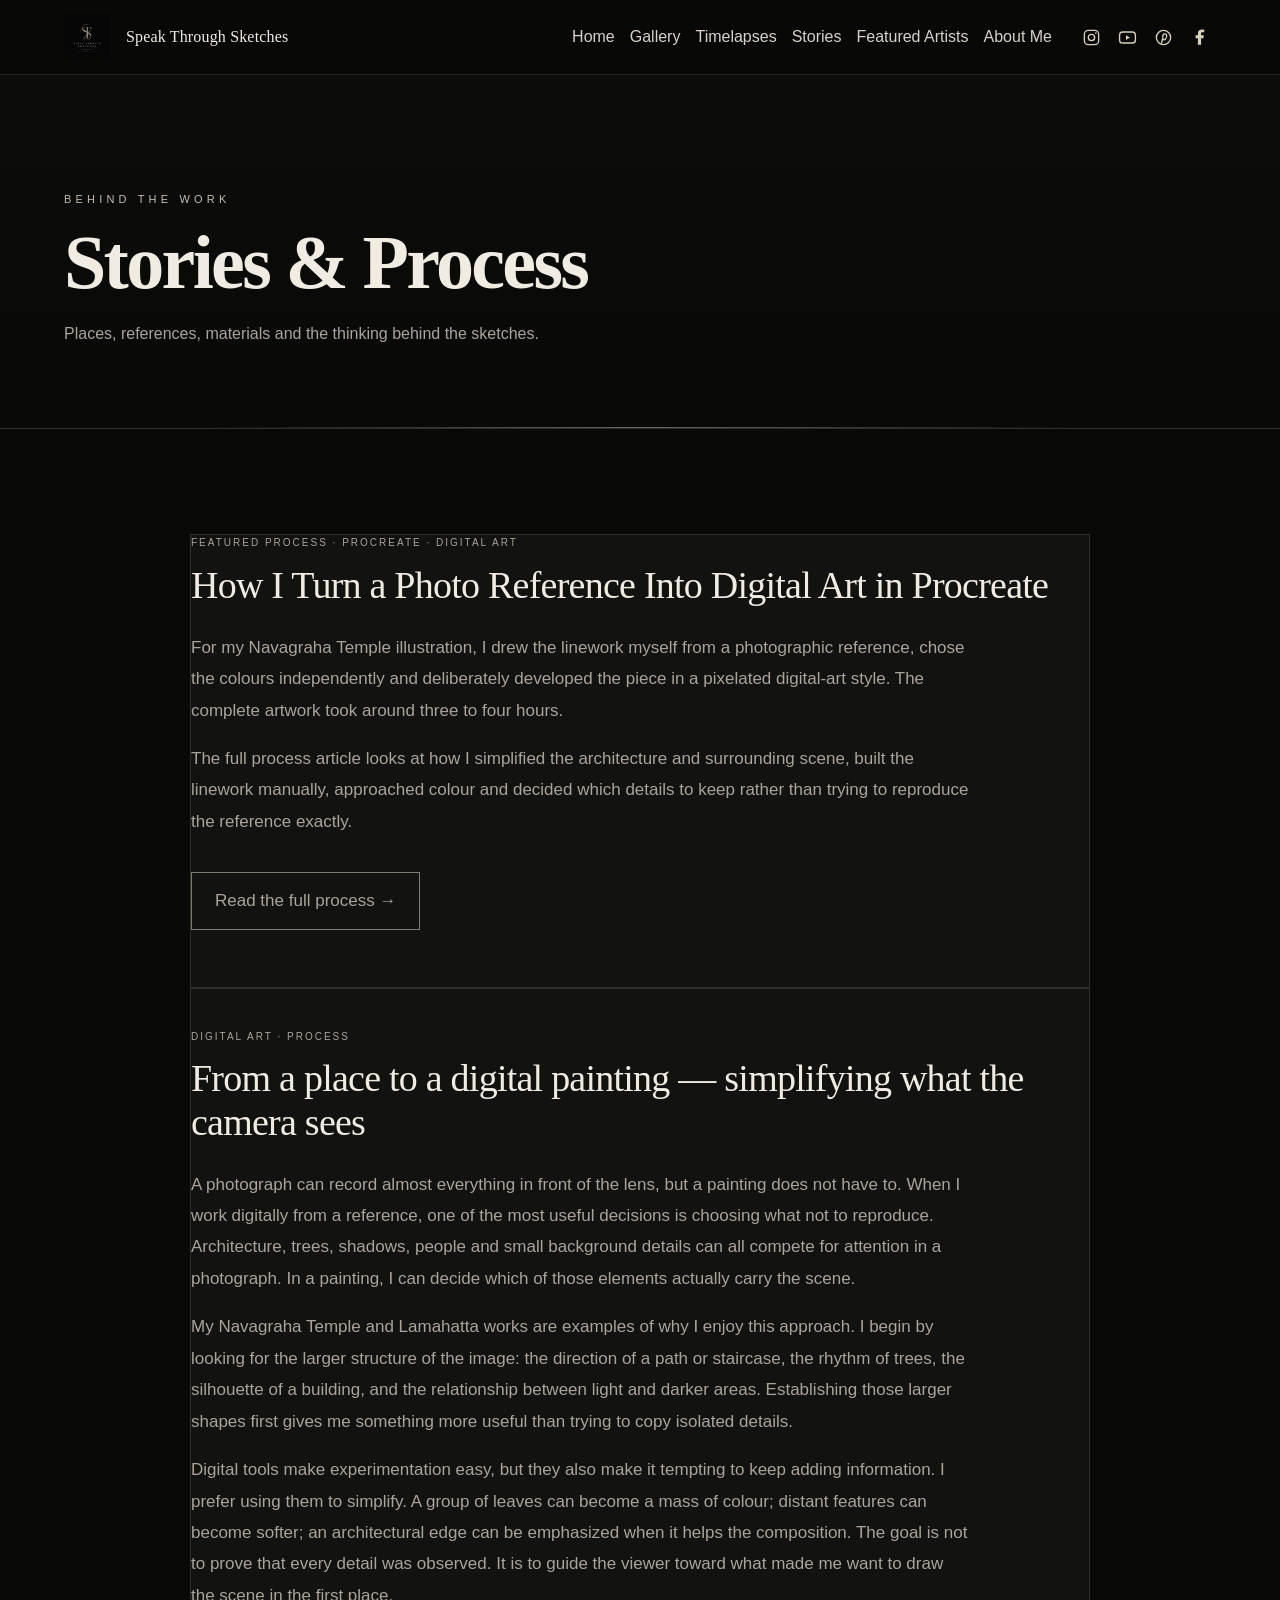
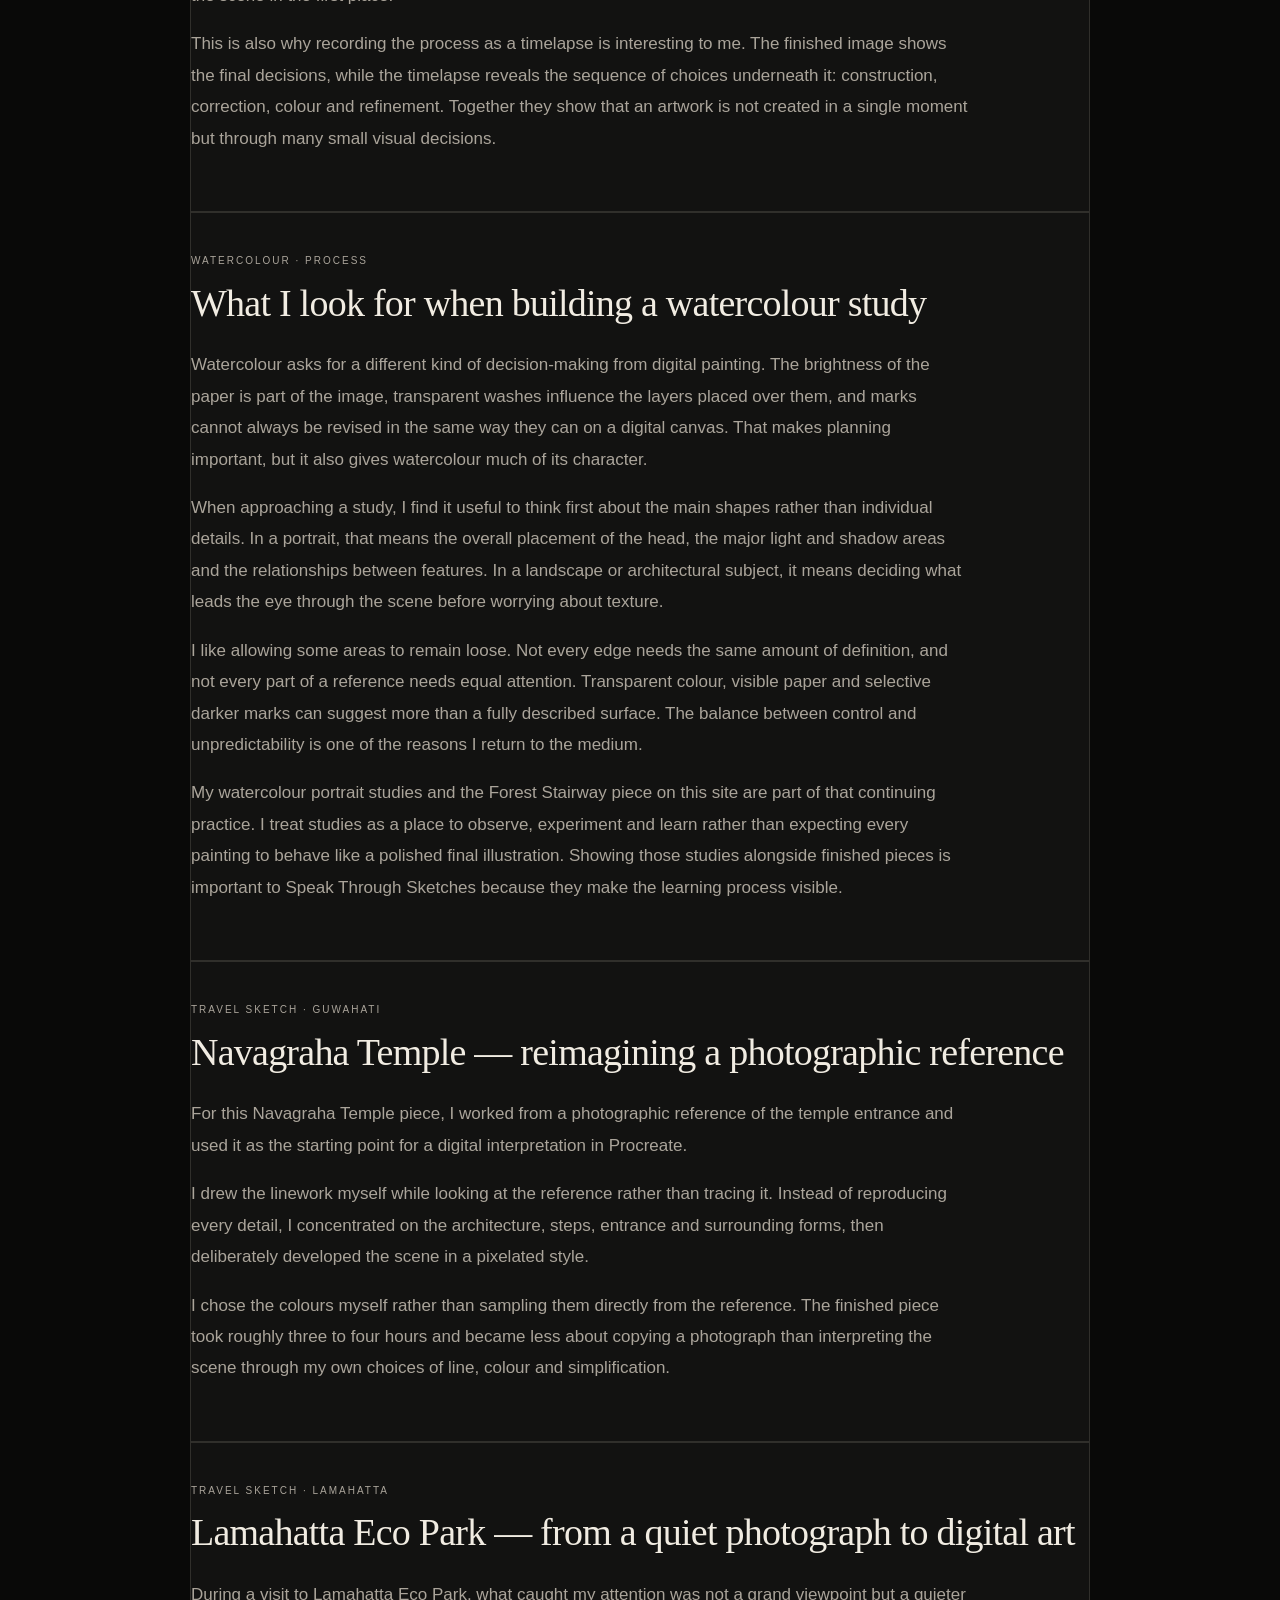
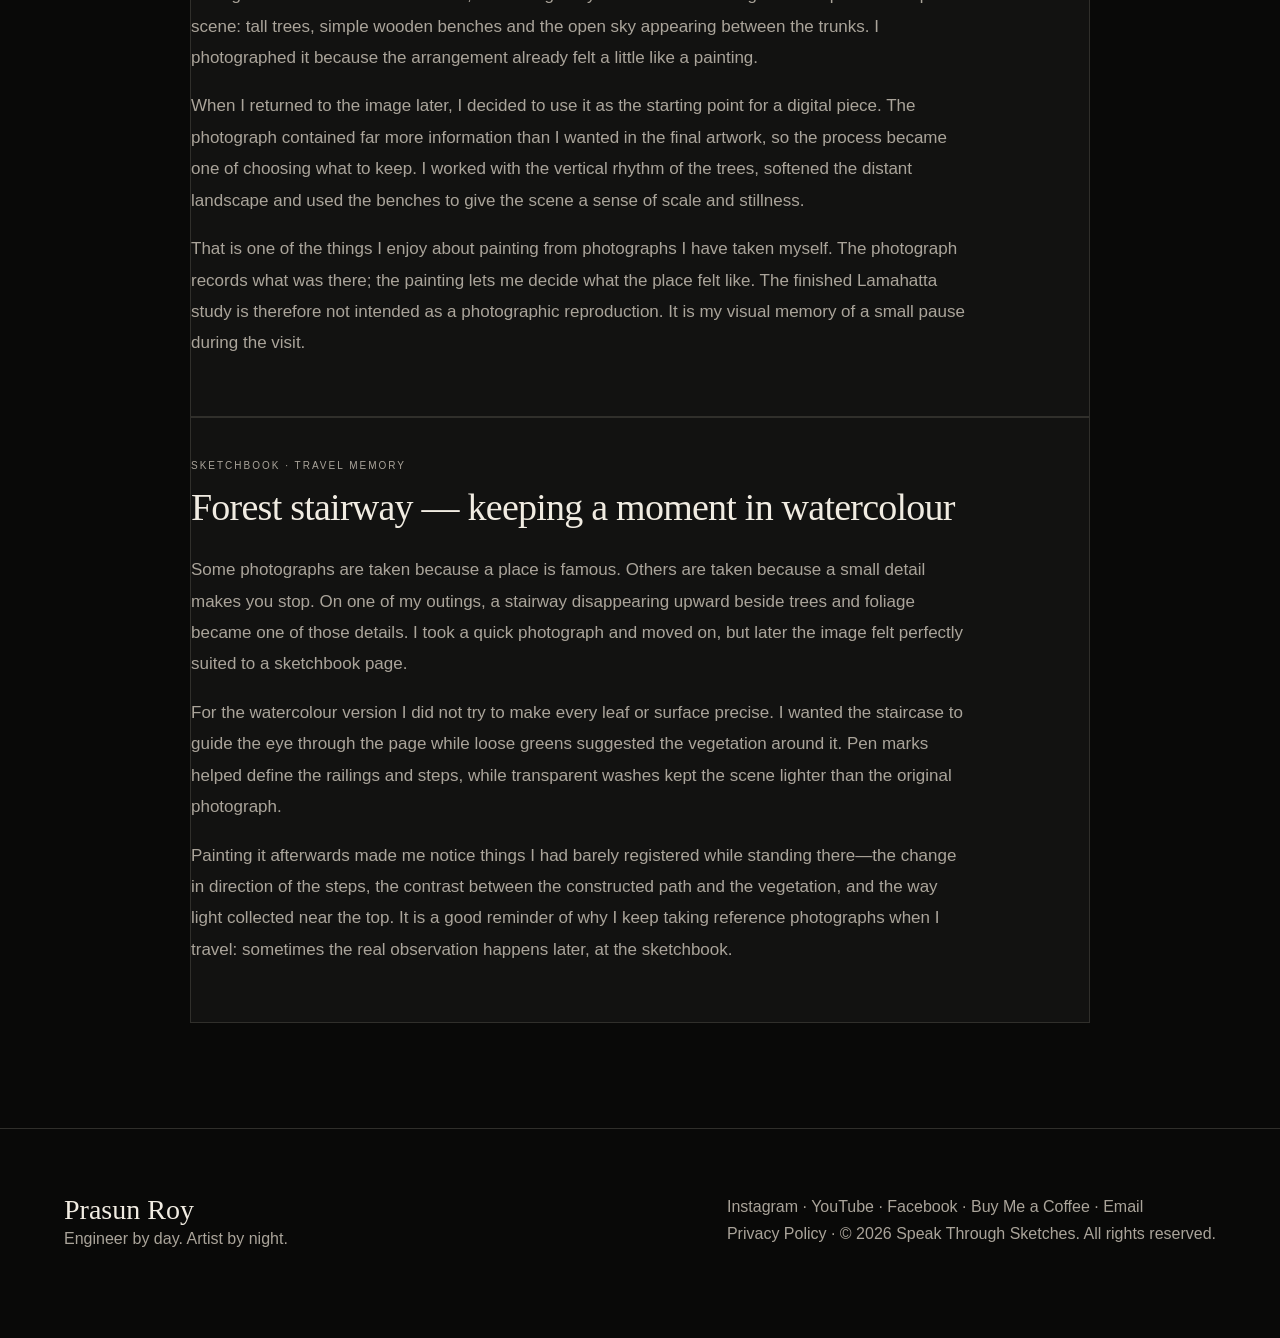
<file: stories.html>
<!doctype html><html lang="en"><head><script async src="https://www.googletagmanager.com/gtag/js?id=G-JD53RVSYMD"></script><script>window.dataLayer=window.dataLayer||[];function gtag(){dataLayer.push(arguments);}gtag('js',new Date());gtag('config','G-JD53RVSYMD');</script><title>Art Stories & Creative Process | Speak Through Sketches</title><meta charset="utf-8"><meta name="viewport" content="width=device-width,initial-scale=1"><meta name="description" content="Read art stories and creative process notes by Prasun Roy about digital painting, watercolour, travel sketches, references and turning observations into artwork."><meta property="og:title" content="Art Stories & Creative Process | Speak Through Sketches"><meta property="og:description" content="Stories, references and creative process behind selected digital art, watercolour and travel-inspired work by Prasun Roy."><meta property="og:type" content="website"><meta property="og:url" content="https://www.speakthroughsketches.com/stories.html"><meta property="og:site_name" content="Speak Through Sketches"><meta property="og:image" content="https://www.speakthroughsketches.com/assets/images/digital-temple.png"><meta property="og:image:alt" content="Travel-inspired artwork by Prasun Roy"><meta name="twitter:card" content="summary_large_image"><meta name="twitter:image" content="https://www.speakthroughsketches.com/assets/images/digital-temple.png"><script type="application/ld+json">{"@context":"https://schema.org","@type":"CollectionPage","name":"Art Stories & Creative Process","url":"https://www.speakthroughsketches.com/stories.html","description":"Art stories and creative process notes by Prasun Roy about digital painting, watercolour and travel-inspired artwork.","isPartOf":{"@type":"WebSite","name":"Speak Through Sketches","url":"https://www.speakthroughsketches.com/"},"author":{"@type":"Person","name":"Prasun Roy","url":"https://www.speakthroughsketches.com/about.html"}}</script><link rel="canonical" href="https://www.speakthroughsketches.com/stories.html"><link rel="icon" href="assets/images/logo.png"><link rel="stylesheet" href="style.css"><script async src="https://pagead2.googlesyndication.com/pagead/js/adsbygoogle.js?client=ca-pub-5330915636951383" crossorigin="anonymous"></script></head><body><nav class="nav"><div class="wrap navin"><a class="brand" href="index.html"><img src="assets/images/logo.png" alt="Speak Through Sketches logo"><span>Speak Through Sketches</span></a><button class="menu" type="button" aria-label="Toggle navigation">Menu</button><div class="links"><a href="index.html">Home</a><a href="gallery.html">Gallery</a><a href="timelapses.html">Timelapses</a><a href="stories.html">Stories</a><a href="featured-artists.html">Featured Artists</a><a href="about.html">About Me</a></div><div class="nav-social" aria-label="Follow Speak Through Sketches"><a href="https://www.instagram.com/prasun__roy" target="_blank" rel="noopener noreferrer" aria-label="Instagram" title="Instagram"><svg viewBox="0 0 24 24" aria-hidden="true"><rect x="3" y="3" width="18" height="18" rx="5"/><circle cx="12" cy="12" r="4"/><circle class="social-dot" cx="17.5" cy="6.5" r="1"/></svg></a><a href="https://www.youtube.com/@artbyprasun" target="_blank" rel="noopener noreferrer" aria-label="YouTube" title="YouTube"><svg viewBox="0 0 24 24" aria-hidden="true"><rect x="2" y="5" width="20" height="14" rx="4"/><path d="m10 9 5 3-5 3z"/></svg></a><a href="https://www.pinterest.com/artbyprasun/" target="_blank" rel="noopener noreferrer" aria-label="Pinterest" title="Pinterest"><svg viewBox="0 0 24 24" aria-hidden="true"><circle cx="12" cy="12" r="9"/><path d="m9.5 19 1.7-7.2c-.5-2.4.4-4.4 2.4-4.4 1.5 0 2.4 1.1 2.4 2.5 0 2.4-1.6 5-3.6 5-1 0-1.5-.7-1.5-1.7"/></svg></a><a href="https://facebook.com/speakthroughsketches" target="_blank" rel="noopener noreferrer" aria-label="Facebook" title="Facebook"><svg viewBox="0 0 24 24" aria-hidden="true"><path d="M14 21v-8h3l.5-4H14V7c0-1.1.4-1.7 1.8-1.7H18V2.1A25 25 0 0 0 15 2c-3.1 0-5 1.9-5 5.2V9H7v4h3v8z"/></svg></a></div></div></nav><header class="pagehero"><div class="wrap"><div class="eyebrow">Behind the work</div><h1>Stories & Process</h1><p class="muted">Places, references, materials and the thinking behind the sketches.</p></div></header><main class="section"><div class="wrap"><div class="stories-long"><article class="story story-full"><div class="tags">Featured process · Procreate · Digital art</div><h2>How I Turn a Photo Reference Into Digital Art in Procreate</h2><p>For my Navagraha Temple illustration, I drew the linework myself from a photographic reference, chose the colours independently and deliberately developed the piece in a pixelated digital-art style. The complete artwork took around three to four hours.</p><p>The full process article looks at how I simplified the architecture and surrounding scene, built the linework manually, approached colour and decided which details to keep rather than trying to reproduce the reference exactly.</p><p><a class="btn" href="procreate-photo-reference.html">Read the full process →</a></p></article><article class="story story-full"><div class="tags">Digital art · Process</div><h2>From a place to a digital painting — simplifying what the camera sees</h2><p>A photograph can record almost everything in front of the lens, but a painting does not have to. When I work digitally from a reference, one of the most useful decisions is choosing what not to reproduce. Architecture, trees, shadows, people and small background details can all compete for attention in a photograph. In a painting, I can decide which of those elements actually carry the scene.</p><p>My Navagraha Temple and Lamahatta works are examples of why I enjoy this approach. I begin by looking for the larger structure of the image: the direction of a path or staircase, the rhythm of trees, the silhouette of a building, and the relationship between light and darker areas. Establishing those larger shapes first gives me something more useful than trying to copy isolated details.</p><p>Digital tools make experimentation easy, but they also make it tempting to keep adding information. I prefer using them to simplify. A group of leaves can become a mass of colour; distant features can become softer; an architectural edge can be emphasized when it helps the composition. The goal is not to prove that every detail was observed. It is to guide the viewer toward what made me want to draw the scene in the first place.</p><p>This is also why recording the process as a timelapse is interesting to me. The finished image shows the final decisions, while the timelapse reveals the sequence of choices underneath it: construction, correction, colour and refinement. Together they show that an artwork is not created in a single moment but through many small visual decisions.</p></article><article class="story story-full"><div class="tags">Watercolour · Process</div><h2>What I look for when building a watercolour study</h2><p>Watercolour asks for a different kind of decision-making from digital painting. The brightness of the paper is part of the image, transparent washes influence the layers placed over them, and marks cannot always be revised in the same way they can on a digital canvas. That makes planning important, but it also gives watercolour much of its character.</p><p>When approaching a study, I find it useful to think first about the main shapes rather than individual details. In a portrait, that means the overall placement of the head, the major light and shadow areas and the relationships between features. In a landscape or architectural subject, it means deciding what leads the eye through the scene before worrying about texture.</p><p>I like allowing some areas to remain loose. Not every edge needs the same amount of definition, and not every part of a reference needs equal attention. Transparent colour, visible paper and selective darker marks can suggest more than a fully described surface. The balance between control and unpredictability is one of the reasons I return to the medium.</p><p>My watercolour portrait studies and the Forest Stairway piece on this site are part of that continuing practice. I treat studies as a place to observe, experiment and learn rather than expecting every painting to behave like a polished final illustration. Showing those studies alongside finished pieces is important to Speak Through Sketches because they make the learning process visible.</p></article><article class="story story-full"><div class="tags">Travel sketch · Guwahati</div><h2>Navagraha Temple — reimagining a photographic reference</h2><p>For this Navagraha Temple piece, I worked from a photographic reference of the temple entrance and used it as the starting point for a digital interpretation in Procreate.</p><p>I drew the linework myself while looking at the reference rather than tracing it. Instead of reproducing every detail, I concentrated on the architecture, steps, entrance and surrounding forms, then deliberately developed the scene in a pixelated style.</p><p>I chose the colours myself rather than sampling them directly from the reference. The finished piece took roughly three to four hours and became less about copying a photograph than interpreting the scene through my own choices of line, colour and simplification.</p></article><article class="story story-full"><div class="tags">Travel sketch · Lamahatta</div><h2>Lamahatta Eco Park — from a quiet photograph to digital art</h2><p>During a visit to Lamahatta Eco Park, what caught my attention was not a grand viewpoint but a quieter scene: tall trees, simple wooden benches and the open sky appearing between the trunks. I photographed it because the arrangement already felt a little like a painting.</p><p>When I returned to the image later, I decided to use it as the starting point for a digital piece. The photograph contained far more information than I wanted in the final artwork, so the process became one of choosing what to keep. I worked with the vertical rhythm of the trees, softened the distant landscape and used the benches to give the scene a sense of scale and stillness.</p><p>That is one of the things I enjoy about painting from photographs I have taken myself. The photograph records what was there; the painting lets me decide what the place felt like. The finished Lamahatta study is therefore not intended as a photographic reproduction. It is my visual memory of a small pause during the visit.</p></article><article class="story story-full"><div class="tags">Sketchbook · Travel memory</div><h2>Forest stairway — keeping a moment in watercolour</h2><p>Some photographs are taken because a place is famous. Others are taken because a small detail makes you stop. On one of my outings, a stairway disappearing upward beside trees and foliage became one of those details. I took a quick photograph and moved on, but later the image felt perfectly suited to a sketchbook page.</p><p>For the watercolour version I did not try to make every leaf or surface precise. I wanted the staircase to guide the eye through the page while loose greens suggested the vegetation around it. Pen marks helped define the railings and steps, while transparent washes kept the scene lighter than the original photograph.</p><p>Painting it afterwards made me notice things I had barely registered while standing there—the change in direction of the steps, the contrast between the constructed path and the vegetation, and the way light collected near the top. It is a good reminder of why I keep taking reference photographs when I travel: sometimes the real observation happens later, at the sketchbook.</p></article></div></div></main><footer class="footer"><div class="wrap footergrid"><div><div class="name">Prasun Roy</div><div class="muted">Engineer by day. Artist by night.</div></div><div class="muted"><a href="https://www.instagram.com/prasun__roy?igsi=Y3Uyb3ZrcDMyajFr&utm_source=qr" target="_blank" rel="noopener">Instagram</a> · <a href="https://www.youtube.com/@artbyprasun" target="_blank" rel="noopener">YouTube</a> · <a href="https://facebook.com/speakthroughsketches" target="_blank" rel="noopener">Facebook</a> · <a href="https://buymeacoffee.com/speakthroughsketches" target="_blank" rel="noopener">Buy Me a Coffee</a> · <a href="mailto:artbyprasun@speakthroughsketches.com">Email</a><br><a href="privacy.html">Privacy Policy</a> · © 2026 Speak Through Sketches. All rights reserved.</div></div></footer><script src="main.js"></script></body></html>
</file>
<file: style.css>
:root{--bg:#090908;--panel:#121211;--ink:#f1ece2;--muted:#aaa49a;--line:#302f2b;--accent:#d8cfbd;--max:1260px}*{box-sizing:border-box}html{scroll-behavior:smooth}body{margin:0;background:var(--bg);color:var(--ink);font-family:Arial,Helvetica,sans-serif;line-height:1.65}a{color:inherit;text-decoration:none}img{max-width:100%;display:block}.wrap{width:min(var(--max),90vw);margin:auto}.nav{position:sticky;top:0;z-index:30;background:rgba(9,9,8,.94);backdrop-filter:blur(14px);border-bottom:1px solid #24231f}.navin{height:86px;display:flex;align-items:center;justify-content:space-between}.brand{display:flex;align-items:center;gap:16px}.brand img{width:58px;height:58px;object-fit:cover}.brand span{font:23px/1 Georgia,serif;letter-spacing:.025em}.links{display:flex;gap:34px;color:#d8d2c8}.links a{padding:30px 0;position:relative}.links a:after{content:"";position:absolute;left:0;right:100%;bottom:20px;height:1px;background:var(--ink);transition:.25s}.links a:hover:after,.links a.active:after{right:0}.menu{display:none;background:none;border:1px solid var(--line);color:var(--ink);padding:8px 11px}.hero{min-height:72vh;display:grid;align-items:center;position:relative;overflow:hidden;border-bottom:1px solid var(--line)}.hero:before{content:"";position:absolute;inset:0;background:linear-gradient(90deg,rgba(0,0,0,.88) 0%,rgba(0,0,0,.52) 43%,rgba(0,0,0,.2) 100%),url('assets/images/graphite-3.jpg') center 36%/cover;filter:grayscale(1)}.hero .inner{position:relative;width:min(var(--max),90vw);margin:auto;padding:110px 0}.eyebrow{letter-spacing:.38em;text-transform:uppercase;color:#c4bdae;font-size:11px}.hero h1,.pagehero h1{font:700 clamp(58px,7vw,96px)/.96 Georgia,serif;margin:18px 0 22px;letter-spacing:-.035em}.hero p{font:20px/1.7 Georgia,serif;max-width:650px;color:#e1dbd0}.btn{display:inline-block;border:1px solid #817c72;padding:12px 23px;margin-top:18px;transition:.25s}.btn:hover{background:var(--ink);color:#111}.section{padding:105px 0;border-bottom:1px solid var(--line)}.sectionhead{display:flex;justify-content:space-between;gap:25px;align-items:end;margin-bottom:42px}.section h2{font:clamp(38px,4vw,54px)/1.08 Georgia,serif;margin:0;letter-spacing:-.02em}.muted{color:var(--muted)}.featured{display:grid;grid-template-columns:minmax(0,1.45fr) minmax(300px,.55fr);gap:0;align-items:stretch;background:var(--panel)}.featured img{height:590px;width:100%;object-fit:cover}.cardtext{padding:52px;display:flex;flex-direction:column;justify-content:center}.cardtext h3{font:40px Georgia,serif;margin:10px 0 6px}.grid{columns:3 300px;column-gap:22px}.art{break-inside:avoid;margin:0 0 22px;background:var(--panel);cursor:pointer;overflow:hidden;border:1px solid transparent;transition:.3s}.art img{width:100%;transition:.45s}.art:hover{border-color:#34332f}.art:hover img{transform:scale(1.02);filter:brightness(.9)}.cap{padding:15px 17px}.cap strong{font-family:Georgia,serif;font-size:19px}.tags{font-size:10px;letter-spacing:.2em;text-transform:uppercase;color:var(--muted)}.filter{display:flex;gap:10px;flex-wrap:wrap;margin-bottom:36px}.filter button{background:transparent;border:1px solid var(--line);color:var(--ink);padding:10px 17px;cursor:pointer;transition:.2s}.filter button:hover,.filter button.on{background:var(--ink);color:#111}.video{aspect-ratio:16/7;background:radial-gradient(circle at center,#25241f,#11110f 65%);display:grid;place-items:center;border:1px solid var(--line)}.play{width:76px;height:76px;border:1px solid var(--ink);border-radius:50%;display:grid;place-items:center;font-size:25px;transition:.25s}.play:hover{transform:scale(1.08);background:var(--ink);color:#111}.aboutgrid{display:grid;grid-template-columns:.72fr 1.28fr;gap:75px;align-items:center}.aboutgrid img{aspect-ratio:1/1;object-fit:cover;filter:saturate(.88)}.aboutgrid h2{font-size:58px}.footer{padding:65px 0 85px}.footergrid{display:flex;justify-content:space-between;gap:30px;flex-wrap:wrap}.footer .name{font:28px Georgia,serif}.pagehero{padding:115px 0 65px;border-bottom:1px solid var(--line);background:linear-gradient(180deg,#0c0c0b,#090908)}.pagehero h1{font-size:76px}.storygrid{display:grid;grid-template-columns:repeat(3,1fr);gap:20px}.story{background:var(--panel);padding:30px;min-height:240px;border:1px solid var(--line)}.story h3{font:28px Georgia,serif}.lightbox{position:fixed;inset:0;background:rgba(0,0,0,.96);z-index:100;display:none;align-items:center;justify-content:center;padding:30px}.lightbox.open{display:flex}.lightbox img{max-height:88vh;max-width:92vw;box-shadow:0 20px 70px #000}.close{position:absolute;right:30px;top:18px;font-size:34px;cursor:pointer}.legal{max-width:800px}.legal h2{font-family:Georgia,serif}@media(max-width:760px){.wrap{width:90vw}.navin{height:70px}.brand span{font-size:18px}.brand img{width:46px;height:46px}.menu{display:block}.links{display:none;position:absolute;top:70px;left:0;right:0;background:#0d0d0c;padding:14px 5vw 20px;flex-direction:column;gap:0;border-bottom:1px solid var(--line)}.links.open{display:flex}.links a{padding:12px 0}.links a:after{display:none}.hero{min-height:67vh}.hero .inner{padding:75px 0}.hero h1{font-size:clamp(52px,15vw,72px)}.hero p{font-size:18px}.featured,.aboutgrid{grid-template-columns:1fr}.featured img{height:auto;max-height:520px}.cardtext{padding:30px}.section{padding:68px 0}.sectionhead{align-items:flex-start;flex-direction:column;margin-bottom:28px}.section h2{font-size:39px}.aboutgrid{gap:35px}.aboutgrid h2{font-size:44px}.storygrid{grid-template-columns:1fr}.pagehero{padding:80px 0 40px}.pagehero h1{font-size:55px}.grid{columns:2 150px}}@media(max-width:480px){.grid{columns:1}.brand span{font-size:16px}.hero h1{font-size:50px}}.timelapse-duo{display:grid;grid-template-columns:1fr 1fr;gap:3px;aspect-ratio:16/10;overflow:hidden;margin-bottom:18px}.timelapse-duo img{width:100%;height:100%;object-fit:cover}
.timelapse-card{padding:18px}.video-thumb{position:relative;width:100%;padding:0;border:0;background:#050505;cursor:pointer;overflow:hidden;display:block;margin-bottom:18px}.video-thumb.wide{aspect-ratio:16/9}.video-thumb.short{aspect-ratio:9/12}.video-thumb img{width:100%;height:100%;object-fit:cover;transition:.35s}.video-thumb:hover img{transform:scale(1.025);filter:brightness(.72)}.video-play{position:absolute;left:50%;top:50%;transform:translate(-50%,-50%);width:66px;height:66px;border:1px solid rgba(255,255,255,.9);border-radius:50%;display:grid;place-items:center;background:rgba(0,0,0,.52);color:#fff;font-size:22px;padding-left:4px;transition:.25s}.video-thumb:hover .video-play{background:var(--ink);color:#111;transform:translate(-50%,-50%) scale(1.06)}.video-frame{width:100%;border:0;display:block;background:#000;margin-bottom:18px}.video-frame.wide{aspect-ratio:16/9}.video-frame.short{aspect-ratio:9/12}.youtube-link{display:inline-block;color:#d8cfbd;border-bottom:1px solid #5d594f;padding-bottom:2px;margin-top:4px;font-size:14px}.youtube-link:hover{color:#fff;border-color:#fff}.picks-intro{max-width:650px;margin:-20px 0 35px}.picks-grid{display:grid;grid-template-columns:repeat(3,1fr);gap:18px}.pick{background:var(--panel);border:1px solid var(--line);padding:28px;display:flex;flex-direction:column;align-items:flex-start}.pick h3{font:26px/1.2 Georgia,serif;margin:12px 0 4px}.pick p{flex:1}.affiliate-note{color:var(--muted);font-size:12px;margin-top:22px}@media(max-width:900px){.picks-grid{grid-template-columns:repeat(2,1fr)}}@media(max-width:560px){.picks-grid{grid-template-columns:1fr}}.home-video{max-width:1000px;margin:auto}.home-video .video-thumb{margin-bottom:0}.home-video-meta{display:flex;justify-content:space-between;gap:25px;align-items:center;background:var(--panel);border:1px solid var(--line);border-top:0;padding:22px 25px}.home-video-meta h3{font:27px Georgia,serif;margin:5px 0}@media(max-width:600px){.home-video-meta{align-items:flex-start;flex-direction:column}}.stories-long{max-width:900px;margin:auto}.story-full{padding:40px 0;border-bottom:1px solid var(--line)}.story-full:first-child{padding-top:0}.story-full h2{font:38px/1.15 Georgia,serif;margin:12px 0 24px}.story-full p{font-size:17px;line-height:1.85;color:var(--muted);max-width:780px}@media(max-width:600px){.story-full h2{font-size:30px}.story-full p{font-size:16px}}
/* Social links in the shared site navigation */
.navin{gap:22px}.links{margin-left:auto;gap:25px;white-space:nowrap}.nav-social{display:flex;align-items:center;gap:7px;flex-shrink:0}.nav-social a{width:34px;height:34px;display:inline-flex;align-items:center;justify-content:center;border:1px solid transparent;border-radius:50%;color:var(--accent);transition:background .2s,border-color .2s,color .2s}.nav-social a:hover,.nav-social a:focus-visible{background:#24231f;border-color:#6e685e;color:#fff}.nav-social svg{width:19px;height:19px;fill:none;stroke:currentColor;stroke-width:1.7;stroke-linecap:round;stroke-linejoin:round}.nav-social .social-dot{fill:currentColor;stroke:none}.nav-social a[aria-label="Facebook"] svg{fill:currentColor;stroke:none}.nav-social a[aria-label="YouTube"] svg path{fill:currentColor;stroke:none}
@media(max-width:1100px){.menu{display:block;order:3}.nav-social{margin-left:auto;order:2}.links{display:none;position:absolute;top:86px;left:0;right:0;background:#0d0d0c;padding:14px 5vw 20px;flex-direction:column;gap:0;border-bottom:1px solid var(--line);white-space:normal}.links.open{display:flex}.links a{padding:12px 0}.links a:after{display:none}}
@media(max-width:760px){.links{top:70px}.navin{gap:8px}.nav-social{gap:0}.nav-social a{width:30px;height:34px}.nav-social svg{width:17px;height:17px}}
@media(max-width:480px){.brand{gap:7px}.brand span{font-size:14px}.brand img{width:38px;height:38px}.nav-social a{width:27px}.nav-social svg{width:16px;height:16px}.menu{padding:7px 8px;font-size:12px}}
@media(max-width:365px){.brand span{font-size:12px}.nav-social a{width:25px}}

/* Compact, artwork-first header: logo carries the brand on phones */
@media(min-width:761px){.brand span{font-size:18px;letter-spacing:.01em}.brand img{width:46px;height:46px}.navin{height:74px}}
@media(max-width:760px){.brand{flex-shrink:0}.brand span{display:none}.brand img{width:42px;height:42px}.nav-social{margin-left:auto}.navin{justify-content:space-between}}

/* Featured Artists landing and submission invitation */
.featured-artists-intro{max-width:900px}.featured-artists-intro h2,.showcase-layout h2{margin:12px 0 24px}.featured-artists-intro p,.showcase-layout p{font-size:17px;line-height:1.85}.showcase-layout{display:grid;grid-template-columns:minmax(0,1.5fr) minmax(260px,.75fr);gap:70px;align-items:start}.submission-card{background:var(--panel);border:1px solid var(--line);padding:35px}.submission-card h3{font:32px/1.2 Georgia,serif}.submission-card p{font-size:15px}.submission-note{font-size:13px!important;margin-top:20px}.featured-artists-home{max-width:850px}.featured-artists-home p{max-width:680px;font-size:18px}.showcase-section{scroll-margin-top:95px}@media(max-width:760px){.showcase-layout{grid-template-columns:1fr;gap:35px}.featured-artists-intro p,.showcase-layout p{font-size:16px}}
@media(min-width:1101px) and (max-width:1370px){.links{gap:15px}.brand span{font-size:16px}.nav-social{gap:2px}}

.artist-form-frame{margin-top:26px;width:100%;background:#fff;border-radius:6px;overflow:hidden}.artist-form-frame iframe{display:block;width:100%;min-height:960px;border:0}@media(max-width:760px){.artist-form-frame iframe{min-height:1080px}}

/* Quiet, cinematic motion — artwork stays the focus. */
:root{--motion-ease:cubic-bezier(.22,1,.36,1)}
.nav{transition:background-color .45s ease,box-shadow .45s ease,border-color .45s ease}
.nav.is-scrolled{background:rgba(9,9,8,.84);border-color:rgba(216,207,189,.17);box-shadow:0 12px 42px rgba(0,0,0,.18)}
.hero:before{transform:scale(1.065) translate3d(0,var(--hero-drift,0px),0);transition:transform 1.4s var(--motion-ease);will-change:transform}
.hero .inner{isolation:isolate}.hero .eyebrow{animation:hero-enter 1s .08s both var(--motion-ease)}
.hero h1{animation:hero-enter 1.15s .18s both var(--motion-ease)}
.hero p{animation:hero-enter 1.15s .32s both var(--motion-ease)}
.hero .btn{animation:hero-enter 1.15s .46s both var(--motion-ease)}
@keyframes hero-enter{from{opacity:0;transform:translate3d(0,28px,0);filter:blur(5px)}to{opacity:1;transform:translate3d(0,0,0);filter:blur(0)}}
@media(prefers-reduced-motion:no-preference){
.motion-ready .reveal{opacity:0;transform:translate3d(0,35px,0);filter:blur(3px);transition:opacity .9s var(--motion-ease),transform .9s var(--motion-ease),filter .9s var(--motion-ease)}
.motion-ready .reveal.in-view{opacity:1;transform:translate3d(0,0,0);filter:blur(0)}
.motion-ready .reveal-delay-1{transition-delay:.09s}.motion-ready .reveal-delay-2{transition-delay:.18s}.motion-ready .reveal-delay-3{transition-delay:.27s}
.featured,.home-video,.story,.pick,.submission-card{transition:transform .65s var(--motion-ease),border-color .45s ease,box-shadow .65s var(--motion-ease)}
@media(hover:hover) and (pointer:fine){.featured:hover,.home-video:hover{transform:translateY(-5px);box-shadow:0 28px 65px rgba(0,0,0,.28)}.story:hover,.pick:hover,.submission-card:hover{transform:translateY(-4px);border-color:#59564f}.art:hover{transform:translateY(-5px);box-shadow:0 22px 45px rgba(0,0,0,.3)}.btn:hover{transform:translateY(-2px);box-shadow:0 9px 25px rgba(0,0,0,.18)}}
}
.btn{transition:background-color .3s ease,color .3s ease,transform .45s var(--motion-ease),box-shadow .45s ease}
.art{transition:transform .55s var(--motion-ease),border-color .4s ease,box-shadow .55s ease}
.pagehero{position:relative;overflow:hidden}.pagehero:after{content:"";position:absolute;pointer-events:none;left:50%;bottom:0;width:min(80vw,900px);height:1px;transform:translateX(-50%);background:linear-gradient(90deg,transparent,rgba(216,207,189,.48),transparent)}
@media(prefers-reduced-motion:reduce){html{scroll-behavior:auto}.hero:before{transform:none!important;transition:none!important}.hero .eyebrow,.hero h1,.hero p,.hero .btn{animation:none!important}.motion-ready .reveal{opacity:1!important;transform:none!important;filter:none!important;transition:none!important}.featured,.home-video,.story,.pick,.submission-card,.art,.btn{transform:none!important;transition:none!important}}
</file>
